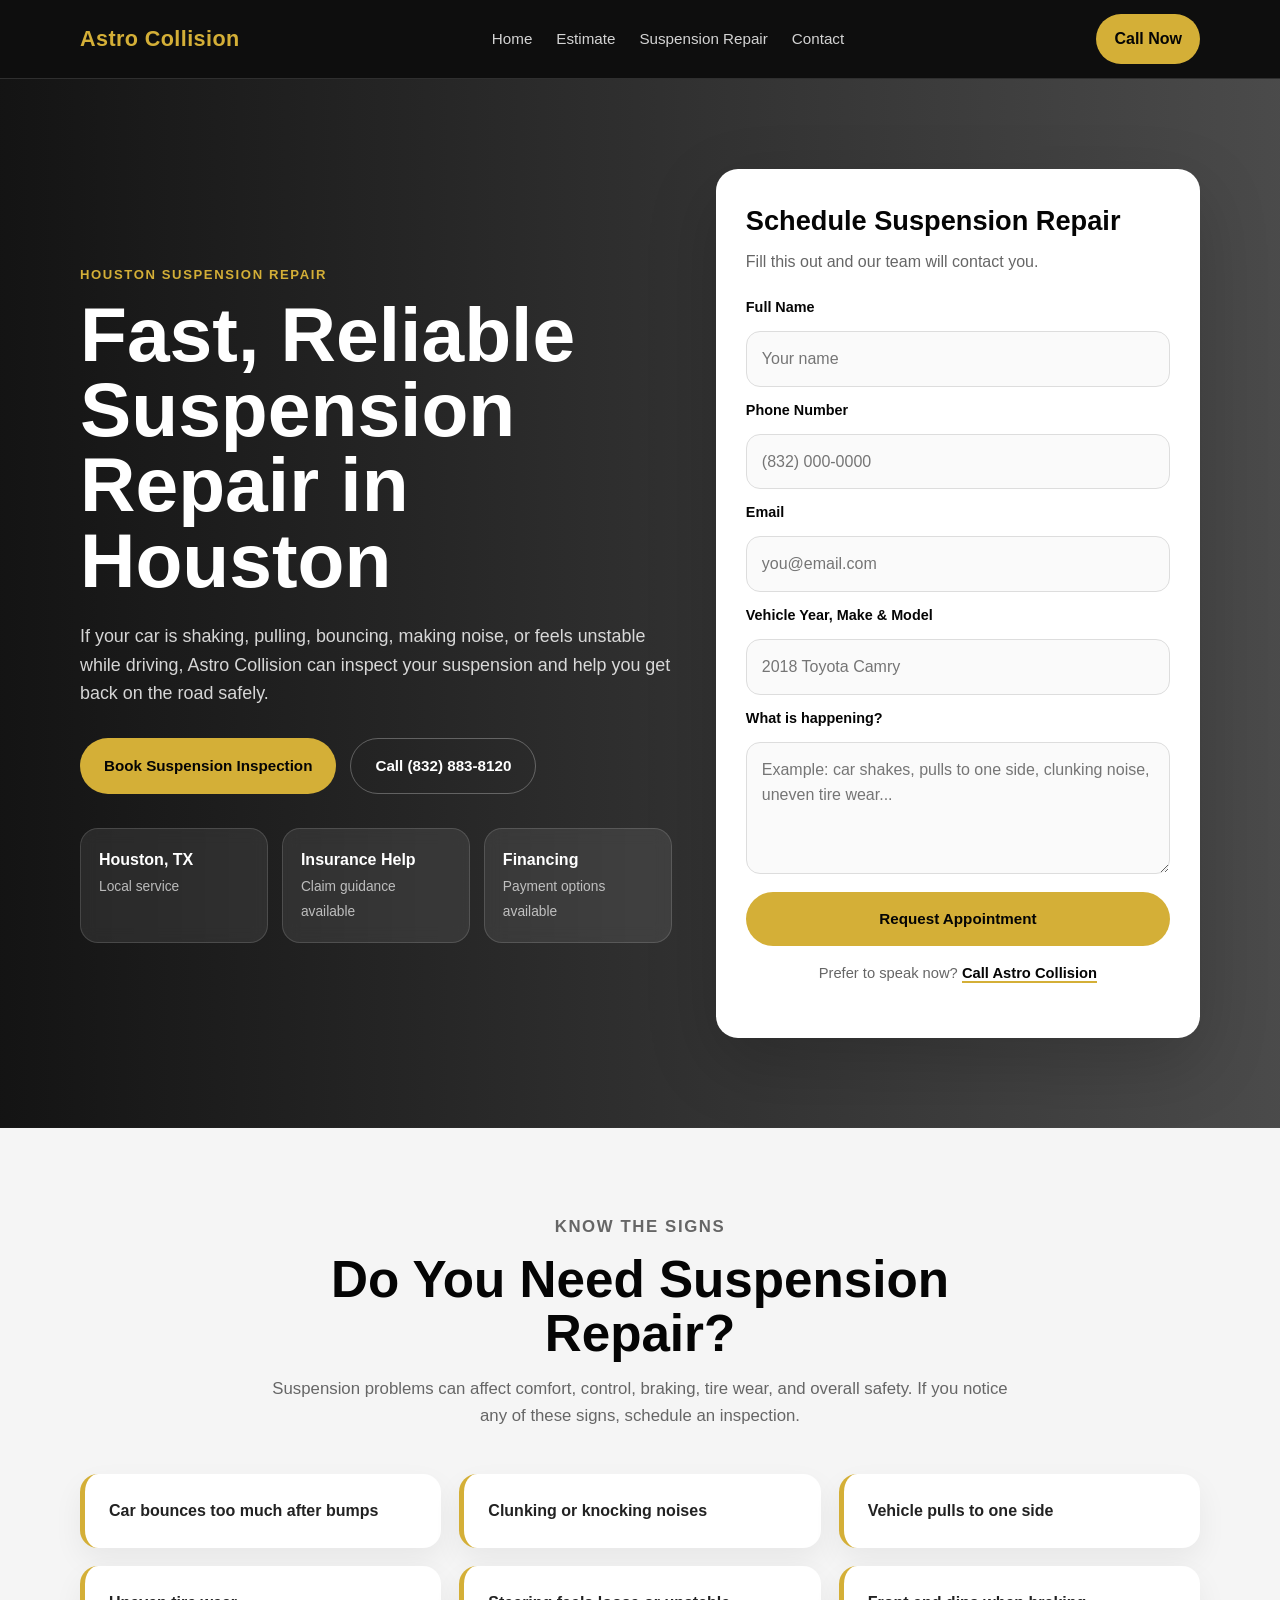
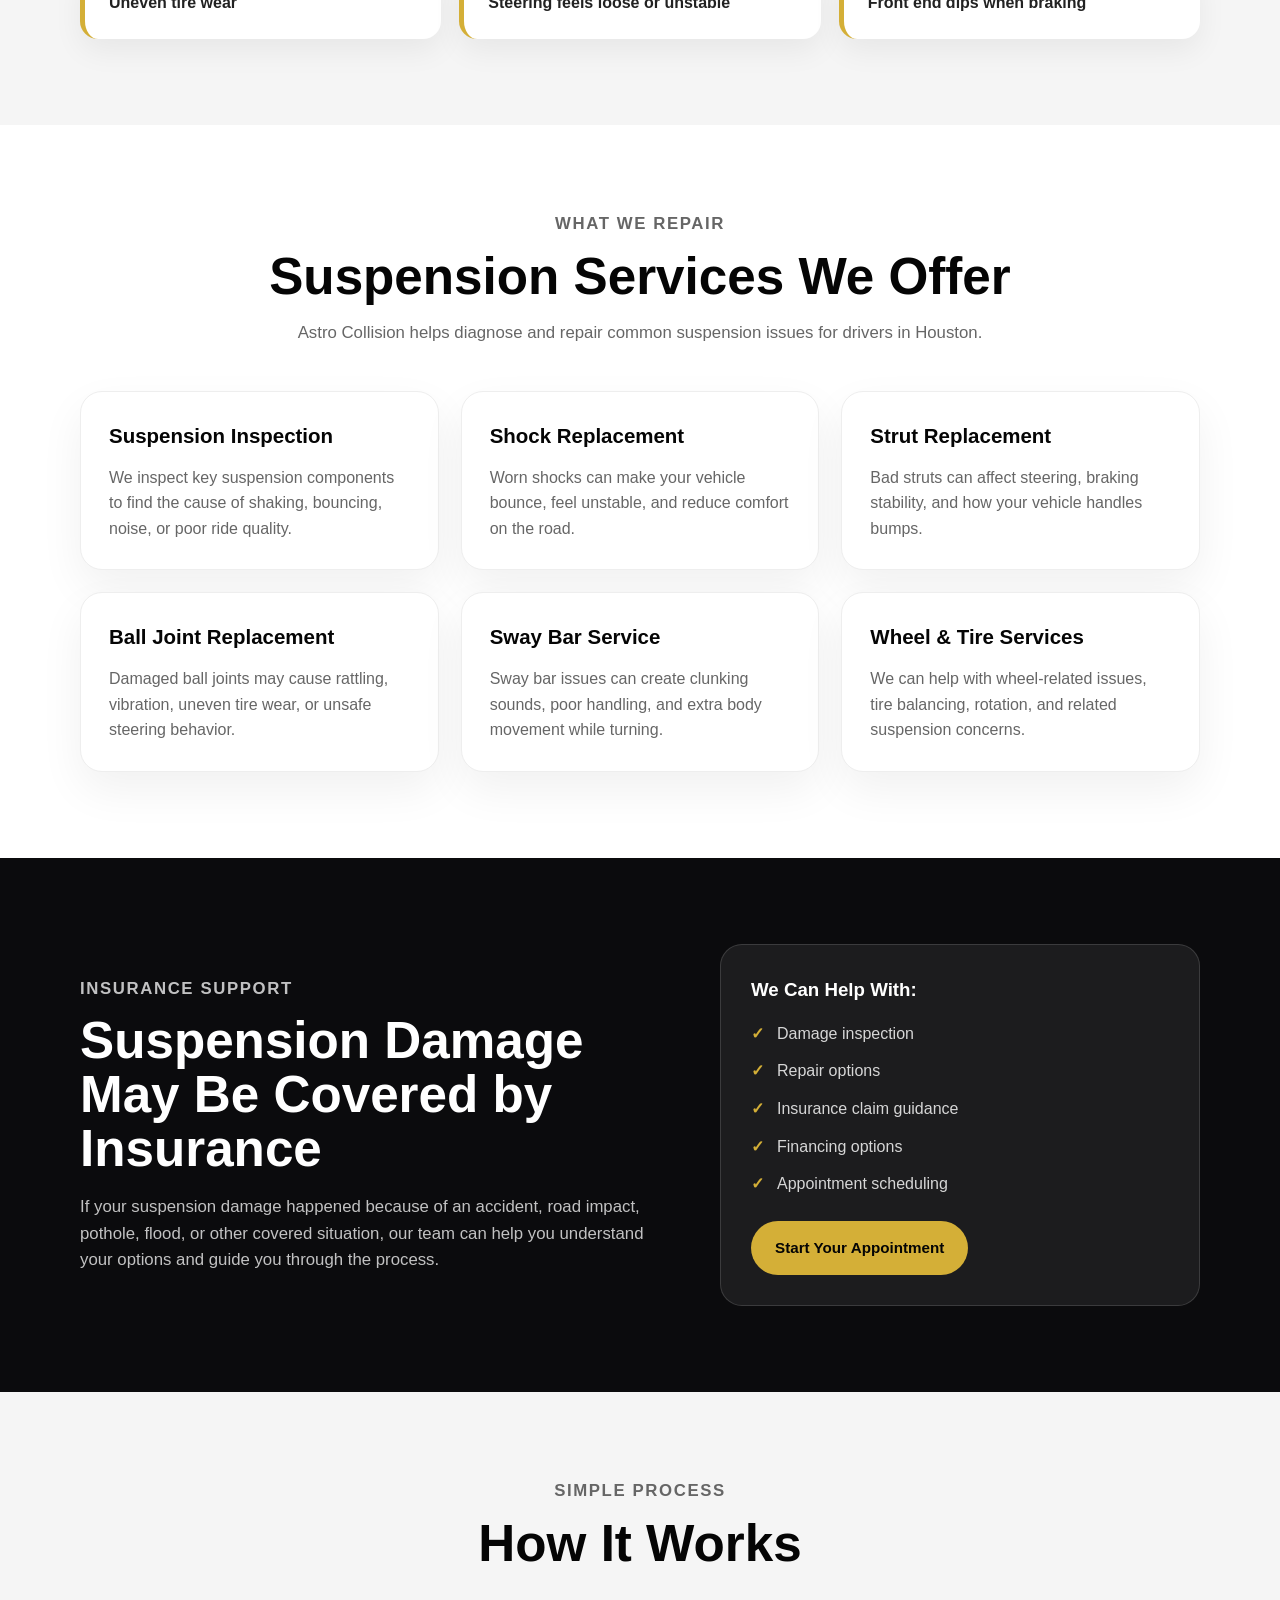
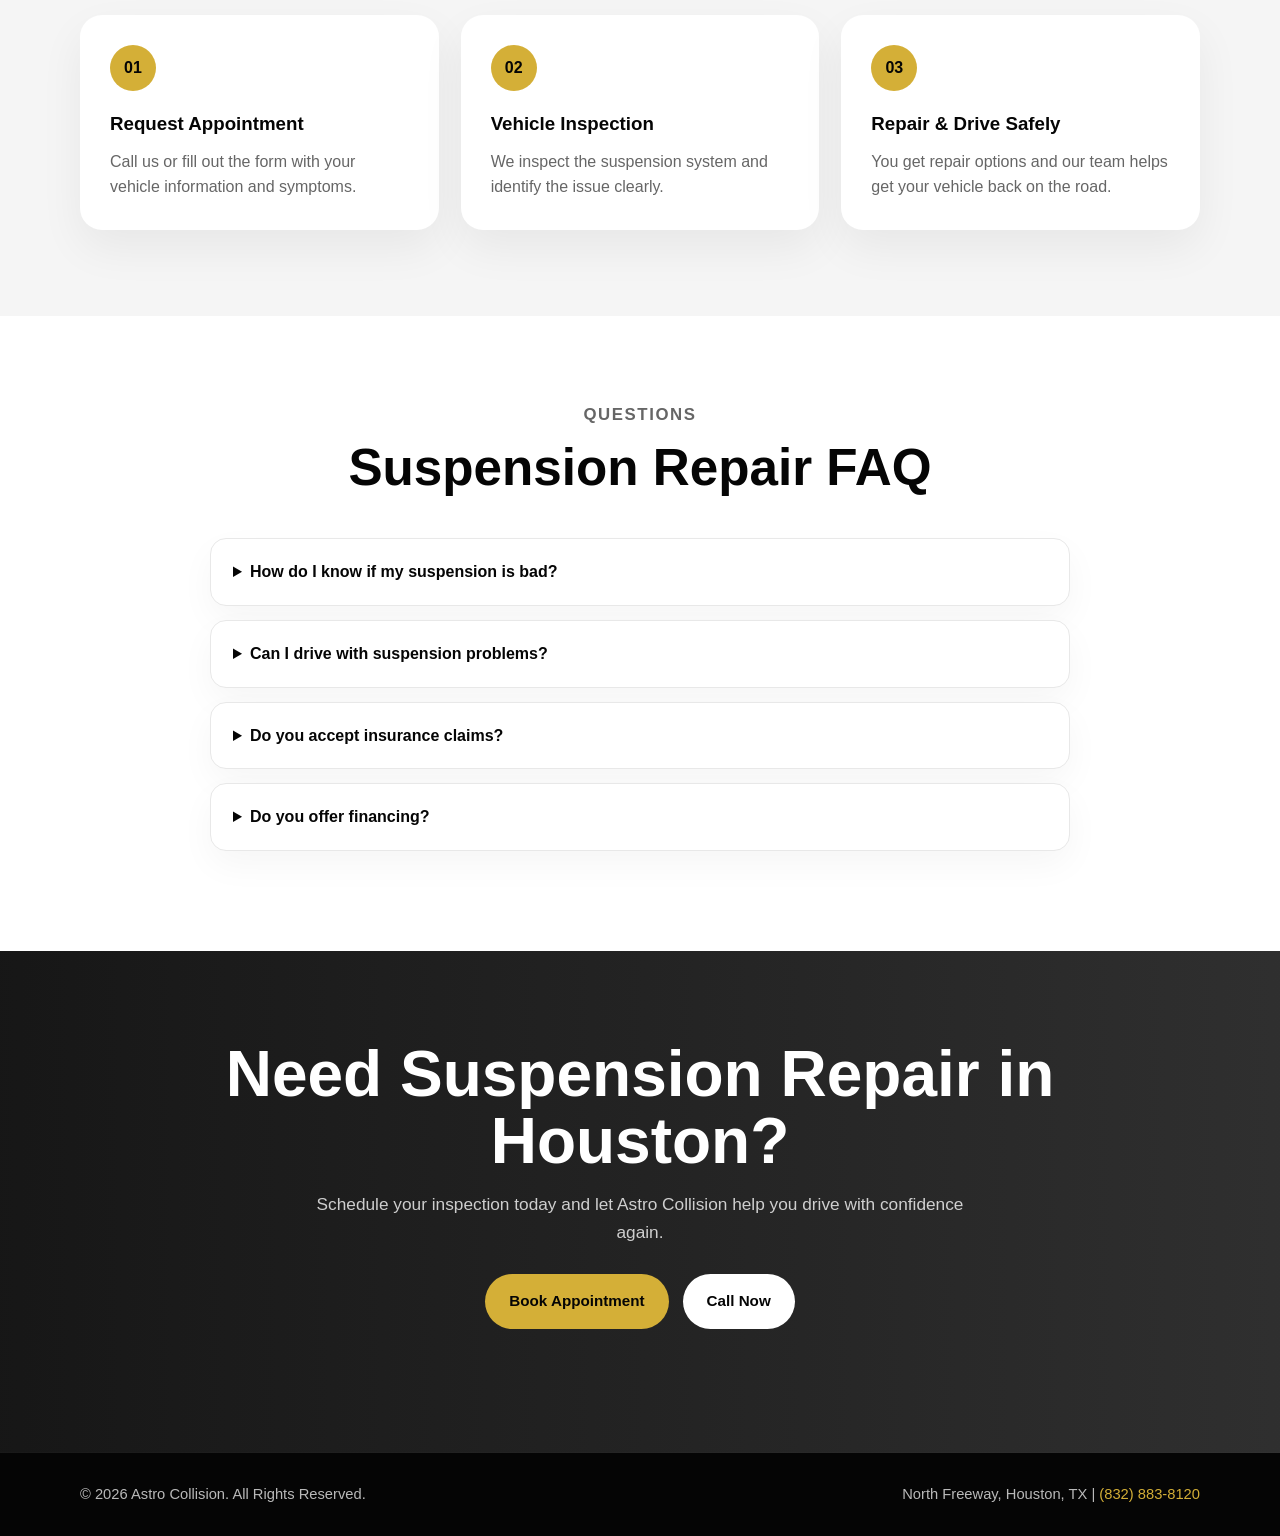
<file: index.html>
<!DOCTYPE html>
    <html lang="en">
    <head>
    <meta charset="UTF-8" />
    <meta name="viewport" content="width=device-width, initial-scale=1.0" />

    <title>Suspension Repair in Houston | Astro Collision</title>

    <meta 
        name="description" 
        content="Astro Collision offers professional suspension repair in Houston, TX. Schedule your suspension inspection, shock replacement, strut repair, ball joint replacement, and wheel service today."
    />

    <meta 
        name="keywords" 
        content="suspension repair Houston, car suspension repair Houston, shocks replacement Houston, strut replacement Houston, ball joint replacement Houston, suspension inspection Houston, Astro Collision"
    />

    <link rel="stylesheet" href="style.css" />
    <link rel="stylesheet" href="astro-pages.css">
    </head>

    <body>

    <!-- HEADER -->
<header class="site-header">
    <div class="container header-content">
        <a href="/" class="logo">Astro Collision</a>

        <nav class="desktop-nav">
        <a href="index.html">Home</a>
        <a href="estimate.html">Estimate</a>
        <a href="suspension-repair.html">Suspension Repair</a>
        <a href="contact.html">Contact</a>
        </nav>

        <a href="tel:+18328838120" class="header-call">Call Now</a>

        <!-- Mobile menu button -->
        <button class="menu-toggle" id="menuToggle" aria-label="Open menu">
        <span></span>
        <span></span>
        <span></span>
        </button>
    </div>

    <!-- Mobile dropdown menu -->
    <nav class="mobile-nav" id="mobileNav">
        <a href="/">Home</a>
        <a href="estimate.html">Estimate</a>
        <a href="suspension-repair.html">Suspension Repair</a>
        <a href="contact.html">Contact</a>
        <a href="tel:+18328838120" class="mobile-call">Call Now</a>
    </nav>
</header>

    <!-- HERO -->
    <main>

        <section class="hero">
        <div class="container hero-grid">

            <div class="hero-content">
            <p class="eyebrow">Houston Suspension Repair</p>

            <h1>Fast, Reliable Suspension Repair in Houston</h1>

            <p class="hero-text">
                If your car is shaking, pulling, bouncing, making noise, or feels unstable while driving, 
                Astro Collision can inspect your suspension and help you get back on the road safely.
            </p>

            <div class="hero-actions">
                <a href="#appointment" class="btn btn-primary">Book Suspension Inspection</a>
                <a href="tel:+18328838120" class="btn btn-secondary">Call (832) 883-8120</a>
            </div>

            <div class="trust-row">
                <div>
                <strong>Houston, TX</strong>
                <span>Local service</span>
                </div>

                <div>
                <strong>Insurance Help</strong>
                <span>Claim guidance available</span>
                </div>

                <div>
                <strong>Financing</strong>
                <span>Payment options available</span>
                </div>
            </div>
            </div>

            <div class="appointment-card" id="appointment">
            <h2>Schedule Suspension Repair</h2>
            <p>Fill this out and our team will contact you.</p>

            <form class="booking-form">
                <label for="name">Full Name</label>
                <input type="text" id="name" name="name" placeholder="Your name" required>

                <label for="phone">Phone Number</label>
                <input type="tel" id="phone" name="phone" placeholder="(832) 000-0000" required>

                <label for="email">Email</label>
                <input type="email" id="email" name="email" placeholder="you@email.com">

                <label for="vehicle">Vehicle Year, Make & Model</label>
                <input type="text" id="vehicle" name="vehicle" placeholder="2018 Toyota Camry" required>

                <label for="issue">What is happening?</label>
                <textarea id="issue" name="issue" rows="4" placeholder="Example: car shakes, pulls to one side, clunking noise, uneven tire wear..."></textarea>

                <button type="submit" class="btn btn-primary form-btn">Request Appointment</button>
            </form>

            <p class="form-note">
                Prefer to speak now? <a href="tel:+18328838120">Call Astro Collision</a>
            </p>
            </div>

        </div>
        </section>

        <!-- WARNING SIGNS -->
        <section class="section signs">
        <div class="container">
            <div class="section-heading">
            <p class="eyebrow">Know the signs</p>
            <h2>Do You Need Suspension Repair?</h2>
            <p>
                Suspension problems can affect comfort, control, braking, tire wear, and overall safety.
                If you notice any of these signs, schedule an inspection.
            </p>
            </div>

            <div class="signs-grid">
            <div class="sign-card">Car bounces too much after bumps</div>
            <div class="sign-card">Clunking or knocking noises</div>
            <div class="sign-card">Vehicle pulls to one side</div>
            <div class="sign-card">Uneven tire wear</div>
            <div class="sign-card">Steering feels loose or unstable</div>
            <div class="sign-card">Front end dips when braking</div>
            </div>
        </div>
        </section>

        <!-- SERVICES -->
        <section class="section services">
        <div class="container">
            <div class="section-heading">
            <p class="eyebrow">What we repair</p>
            <h2>Suspension Services We Offer</h2>
            <p>
                Astro Collision helps diagnose and repair common suspension issues for drivers in Houston.
            </p>
            </div>

            <div class="services-grid">

            <article class="service-card">
                <h3>Suspension Inspection</h3>
                <p>
                We inspect key suspension components to find the cause of shaking, bouncing, noise, or poor ride quality.
                </p>
            </article>

            <article class="service-card">
                <h3>Shock Replacement</h3>
                <p>
                Worn shocks can make your vehicle bounce, feel unstable, and reduce comfort on the road.
                </p>
            </article>

            <article class="service-card">
                <h3>Strut Replacement</h3>
                <p>
                Bad struts can affect steering, braking stability, and how your vehicle handles bumps.
                </p>
            </article>

            <article class="service-card">
                <h3>Ball Joint Replacement</h3>
                <p>
                Damaged ball joints may cause rattling, vibration, uneven tire wear, or unsafe steering behavior.
                </p>
            </article>

            <article class="service-card">
                <h3>Sway Bar Service</h3>
                <p>
                Sway bar issues can create clunking sounds, poor handling, and extra body movement while turning.
                </p>
            </article>

            <article class="service-card">
                <h3>Wheel & Tire Services</h3>
                <p>
                We can help with wheel-related issues, tire balancing, rotation, and related suspension concerns.
                </p>
            </article>

            </div>
        </div>
        </section>

        <!-- INSURANCE -->
        <section class="section insurance">
        <div class="container insurance-grid">

            <div>
            <p class="eyebrow">Insurance support</p>
            <h2>Suspension Damage May Be Covered by Insurance</h2>
            <p>
                If your suspension damage happened because of an accident, road impact, pothole, flood, or other covered situation,
                our team can help you understand your options and guide you through the process.
            </p>
            </div>

            <div class="insurance-box">
            <h3>We Can Help With:</h3>
            <ul>
                <li>Damage inspection</li>
                <li>Repair options</li>
                <li>Insurance claim guidance</li>
                <li>Financing options</li>
                <li>Appointment scheduling</li>
            </ul>

            <a href="#appointment" class="btn btn-primary">Start Your Appointment</a>
            </div>

        </div>
        </section>

        <!-- PROCESS -->
        <section class="section process">
        <div class="container">
            <div class="section-heading">
            <p class="eyebrow">Simple process</p>
            <h2>How It Works</h2>
            </div>

            <div class="process-grid">

            <div class="process-step">
                <span>01</span>
                <h3>Request Appointment</h3>
                <p>Call us or fill out the form with your vehicle information and symptoms.</p>
            </div>

            <div class="process-step">
                <span>02</span>
                <h3>Vehicle Inspection</h3>
                <p>We inspect the suspension system and identify the issue clearly.</p>
            </div>

            <div class="process-step">
                <span>03</span>
                <h3>Repair & Drive Safely</h3>
                <p>You get repair options and our team helps get your vehicle back on the road.</p>
            </div>

            </div>
        </div>
        </section>

        <!-- FAQ -->
        <section class="section faq">
        <div class="container faq-container">
            <div class="section-heading">
            <p class="eyebrow">Questions</p>
            <h2>Suspension Repair FAQ</h2>
            </div>

            <details>
            <summary>How do I know if my suspension is bad?</summary>
            <p>
                Common signs include bouncing, shaking, pulling to one side, clunking noises, uneven tire wear, or poor steering control.
            </p>
            </details>

            <details>
            <summary>Can I drive with suspension problems?</summary>
            <p>
                It depends on the damage, but suspension problems can affect safety, braking, steering, and tire wear. It is better to schedule an inspection.
            </p>
            </details>

            <details>
            <summary>Do you accept insurance claims?</summary>
            <p>
                Astro Collision accepts insurance checks and can help guide customers through claim-related repair options.
            </p>
            </details>

            <details>
            <summary>Do you offer financing?</summary>
            <p>
                Financing options are available. Contact Astro Collision to learn what payment options may work for your repair.
            </p>
            </details>
        </div>
        </section>

        <!-- FINAL CTA -->
        <section class="final-cta">
        <div class="container final-cta-content">
            <h2>Need Suspension Repair in Houston?</h2>
            <p>Schedule your inspection today and let Astro Collision help you drive with confidence again.</p>

            <div class="hero-actions center">
            <a href="#appointment" class="btn btn-primary">Book Appointment</a>
            <a href="tel:+18328838120" class="btn btn-light">Call Now</a>
            </div>
        </div>
        </section>

    </main>

    <!-- FOOTER -->
    <footer class="site-footer">
        <div class="container footer-content">
        <p>© 2026 Astro Collision. All Rights Reserved.</p>
        <p>North Freeway, Houston, TX | <a href="tel:+18328838120">(832) 883-8120</a></p>
        </div>
    </footer>

    <!-- MOBILE STICKY CTA -->
    <div class="mobile-sticky-cta">
        <a href="tel:+18328838120">Call Now</a>
        <a href="#appointment">Book Appointment</a>
    </div>
        <script>
    const menuToggle = document.getElementById("menuToggle");
    const mobileNav = document.getElementById("mobileNav");

    menuToggle.addEventListener("click", () => {
        menuToggle.classList.toggle("active");
        mobileNav.classList.toggle("active");
    });
        </script>
    </body>
    </html>
</file>
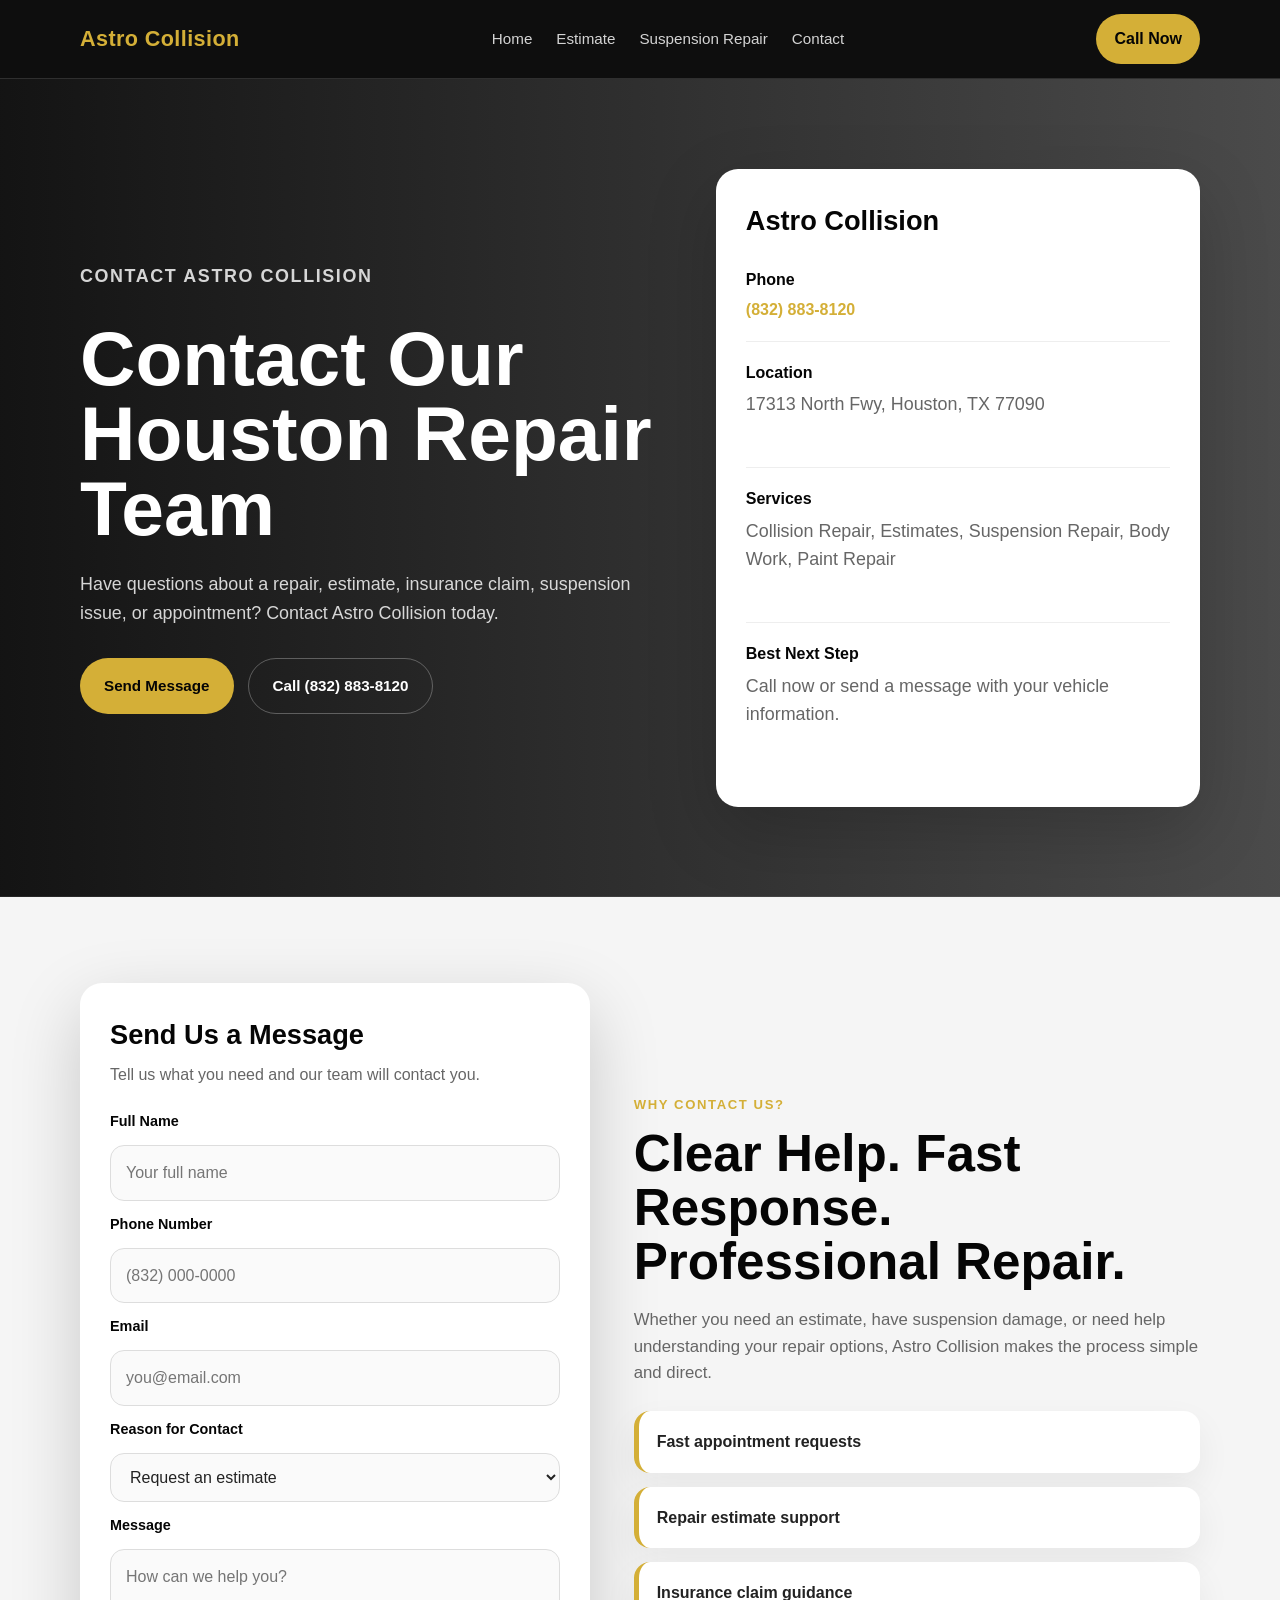
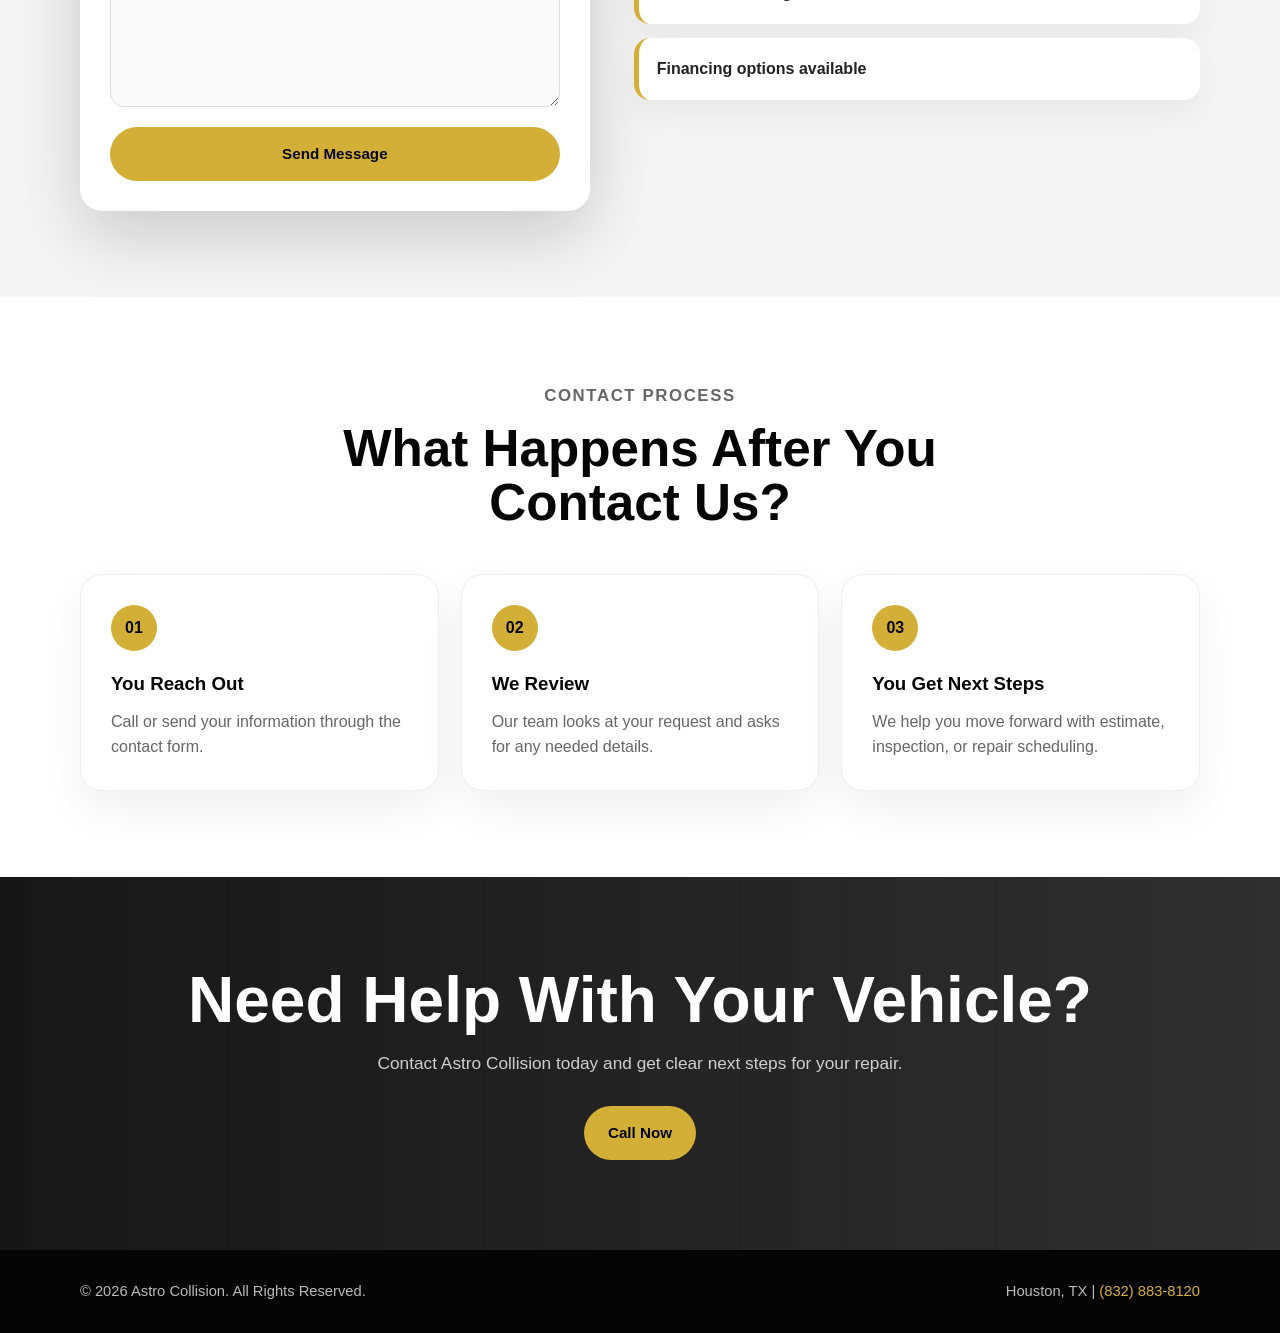
<file: contact.html>
<!DOCTYPE html>
    <html lang="en">
    <head>
    <meta charset="UTF-8" />
    <meta name="viewport" content="width=device-width, initial-scale=1.0" />

    <title>Contact | Astro Collision</title>

    <meta 
        name="description" 
        content="Contact Astro Collision in Houston for collision repair, estimates, suspension repair, body work, paint repair, and insurance claim help."
    />

    <link rel="stylesheet" href="astro-pages.css" />
    </head>

    <body>

    <header class="site-header">
    <div class="container header-content">
        <a href="/" class="logo">Astro Collision</a>

        <nav class="desktop-nav">
        <a href="index.html">Home</a>
        <a href="estimate.html">Estimate</a>
        <a href="suspension-repair.html">Suspension Repair</a>
        <a href="contact.html">Contact</a>
        </nav>

        <a href="tel:+18328838120" class="header-call">Call Now</a>

        <!-- Mobile menu button -->
        <button class="menu-toggle" id="menuToggle" aria-label="Open menu">
        <span></span>
        <span></span>
        <span></span>
        </button>
    </div>

    <!-- Mobile dropdown menu -->
    <nav class="mobile-nav" id="mobileNav">
        <a href="/">Home</a>
        <a href="estimate.html">Estimate</a>
        <a href="suspension-repair.html">Suspension Repair</a>
        <a href="contact.html">Contact</a>
        <a href="tel:+18328838120" class="mobile-call">Call Now</a>
    </nav>
    </header>

    <main>

        <section class="page-hero contact-bg">
        <div class="container page-hero-grid">
            <div>
            <p class="eyebrow">Contact Astro Collision</p>
            <h1>Contact Our Houston Repair Team</h1>
            <p>
                Have questions about a repair, estimate, insurance claim, suspension issue, or appointment? 
                Contact Astro Collision today.
            </p>

            <div class="hero-actions">
                <a href="#contact-form" class="btn btn-primary">Send Message</a>
                <a href="tel:+18328838120" class="btn btn-secondary">Call (832) 883-8120</a>
            </div>
            </div>

            <div class="contact-info-card">
            <h2>Astro Collision</h2>

            <div class="contact-item">
                <strong>Phone</strong>
                <a href="tel:+18328838120">(832) 883-8120</a>
            </div>

            <div class="contact-item">
                <strong>Location</strong>
                <p>17313 North Fwy, Houston, TX 77090</p>
            </div>

            <div class="contact-item">
                <strong>Services</strong>
                <p>Collision Repair, Estimates, Suspension Repair, Body Work, Paint Repair</p>
            </div>

            <div class="contact-item">
                <strong>Best Next Step</strong>
                <p>Call now or send a message with your vehicle information.</p>
            </div>
            </div>
        </div>
        </section>

        <section class="section light-section">
        <div class="container contact-grid">
            <div class="form-card" id="contact-form">
            <h2>Send Us a Message</h2>
            <p>Tell us what you need and our team will contact you.</p>

            <form>
                <label for="name">Full Name</label>
                <input type="text" id="name" placeholder="Your full name" required>

                <label for="phone">Phone Number</label>
                <input type="tel" id="phone" placeholder="(832) 000-0000" required>

                <label for="email">Email</label>
                <input type="email" id="email" placeholder="you@email.com">

                <label for="subject">Reason for Contact</label>
                <select id="subject">
                <option>Request an estimate</option>
                <option>Suspension repair</option>
                <option>Collision repair</option>
                <option>Insurance claim help</option>
                <option>General question</option>
                </select>

                <label for="message">Message</label>
                <textarea id="message" rows="5" placeholder="How can we help you?"></textarea>

                <button type="submit" class="btn btn-primary full-btn">Send Message</button>
            </form>
            </div>

            <div>
            <p class="eyebrow">Why contact us?</p>
            <h2 class="content-title">Clear Help. Fast Response. Professional Repair.</h2>
            <p class="content-text">
                Whether you need an estimate, have suspension damage, or need help understanding your repair options, 
                Astro Collision makes the process simple and direct.
            </p>

            <div class="mini-list">
                <div>Fast appointment requests</div>
                <div>Repair estimate support</div>
                <div>Insurance claim guidance</div>
                <div>Financing options available</div>
            </div>
            </div>
        </div>
        </section>

        <section class="section process-section">
        <div class="container">
            <div class="section-heading">
            <p class="eyebrow">Contact process</p>
            <h2>What Happens After You Contact Us?</h2>
            </div>

            <div class="steps-grid">
            <div class="step-card">
                <span>01</span>
                <h3>You Reach Out</h3>
                <p>Call or send your information through the contact form.</p>
            </div>

            <div class="step-card">
                <span>02</span>
                <h3>We Review</h3>
                <p>Our team looks at your request and asks for any needed details.</p>
            </div>

            <div class="step-card">
                <span>03</span>
                <h3>You Get Next Steps</h3>
                <p>We help you move forward with estimate, inspection, or repair scheduling.</p>
            </div>
            </div>
        </div>
        </section>

        <section class="final-cta">
        <div class="container">
            <h2>Need Help With Your Vehicle?</h2>
            <p>Contact Astro Collision today and get clear next steps for your repair.</p>
            <a href="tel:+18328838120" class="btn btn-primary">Call Now</a>
        </div>
        </section>

    </main>

    <footer class="site-footer">
        <div class="container footer-content">
        <p>© 2026 Astro Collision. All Rights Reserved.</p>
        <p>Houston, TX | <a href="tel:+18328838120">(832) 883-8120</a></p>
        </div>
    </footer>

    <div class="mobile-sticky-cta">
        <a href="tel:+18328838120">Call Now</a>
        <a href="#contact-form">Message</a>
    </div>
        <script>
    const menuToggle = document.getElementById("menuToggle");
    const mobileNav = document.getElementById("mobileNav");

    menuToggle.addEventListener("click", () => {
        menuToggle.classList.toggle("active");
        mobileNav.classList.toggle("active");
    });
        </script>
    </body>
    </html>
</file>
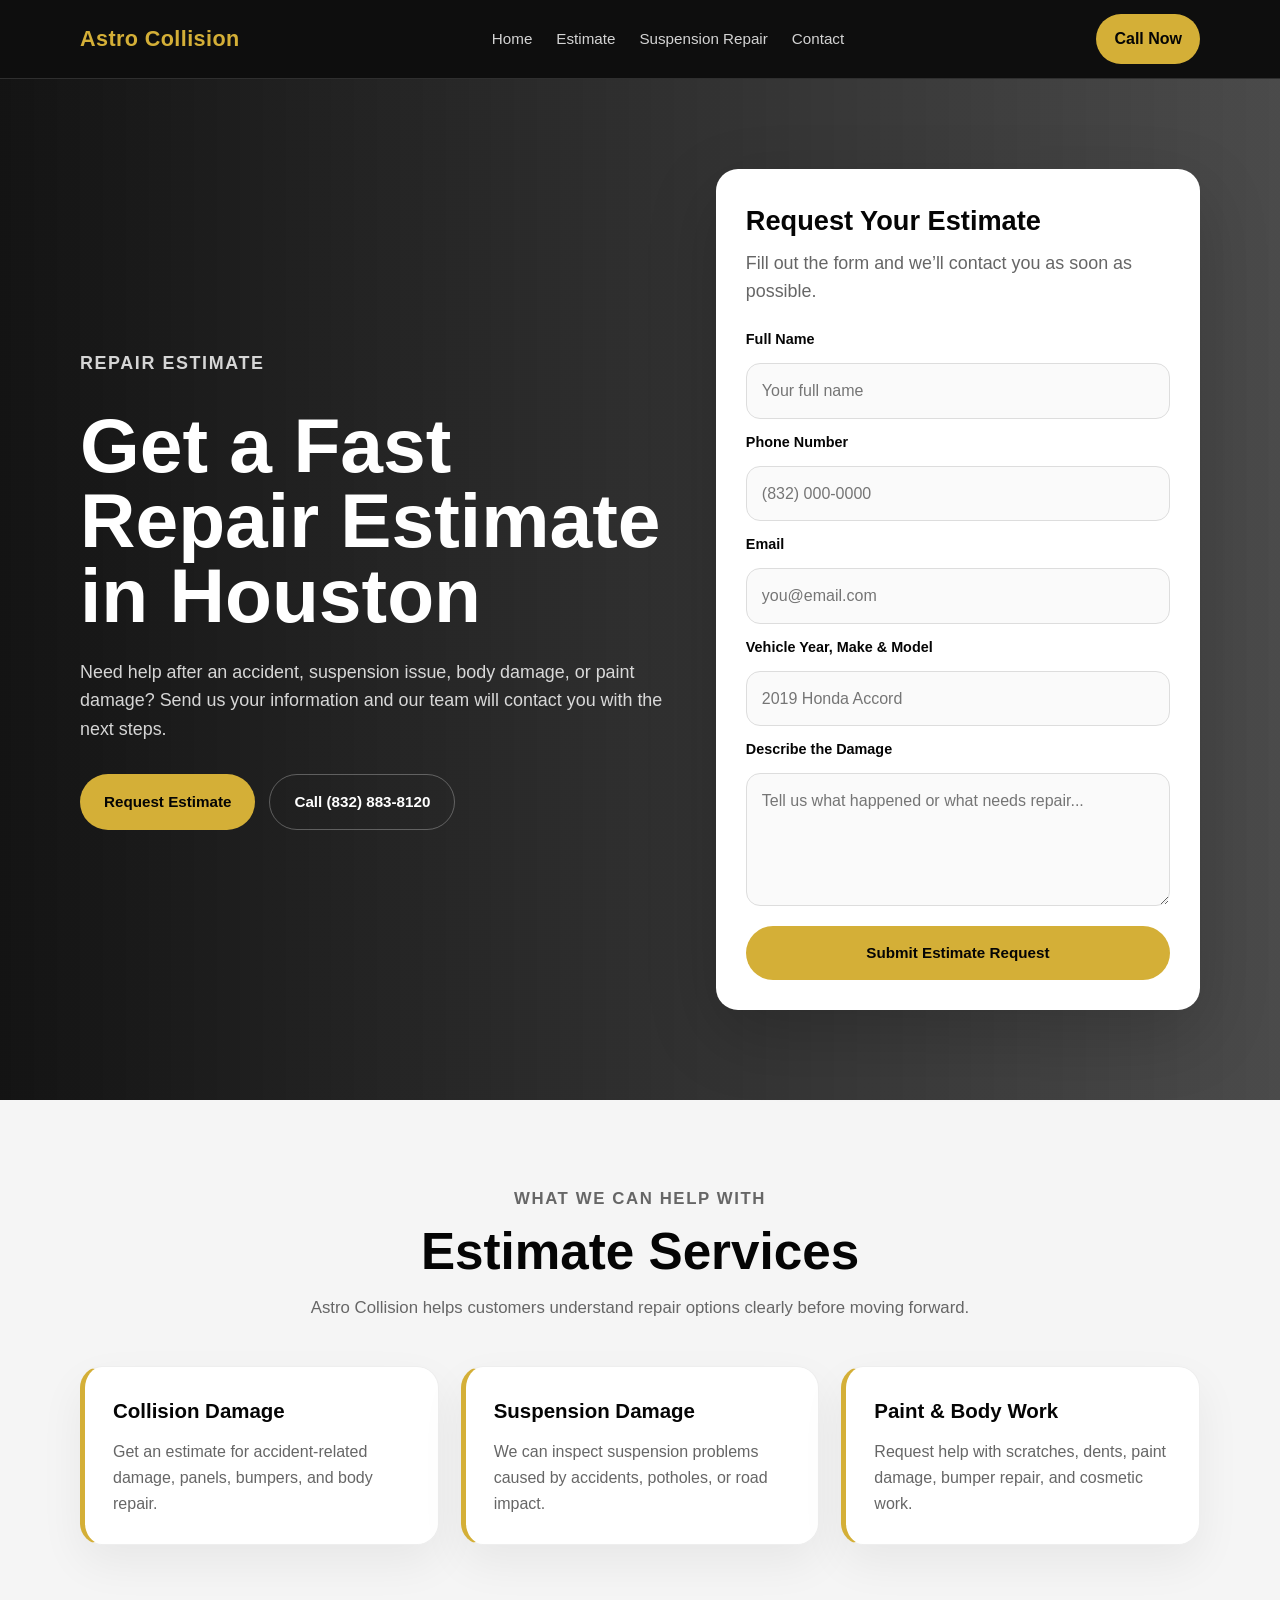
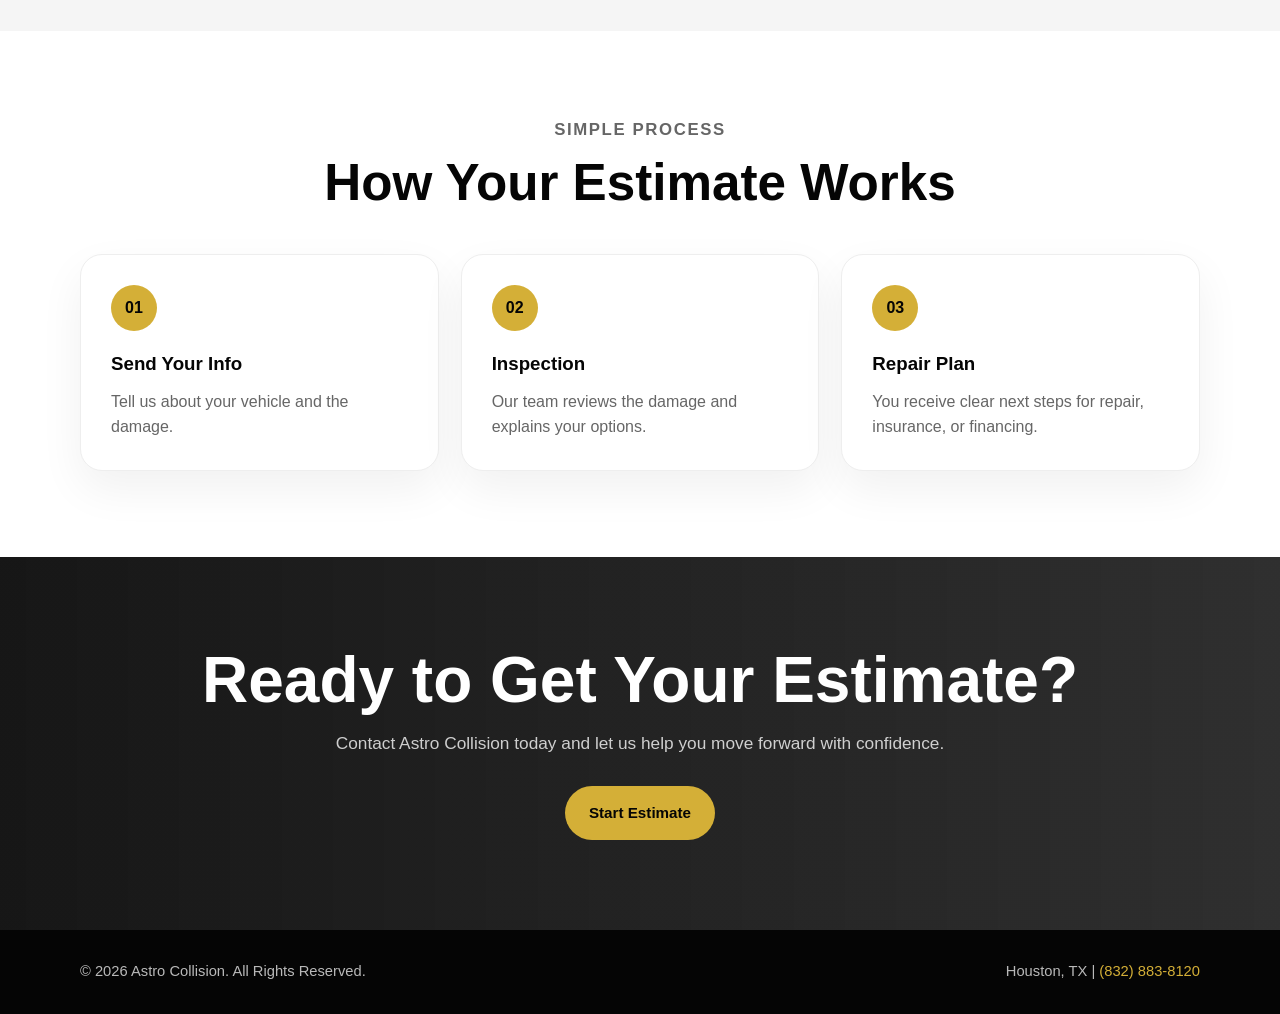
<file: estimate.html>
<!DOCTYPE html>
    <html lang="en">
    <head>
    <meta charset="UTF-8" />
    <meta name="viewport" content="width=device-width, initial-scale=1.0" />

    <title>Estimate | Astro Collision</title>

    <meta 
        name="description" 
        content="Request a repair estimate from Astro Collision in Houston. Get help with collision repair, suspension damage, body work, paint repair, and insurance claims."
    />

    <link rel="stylesheet" href="astro-pages.css" />
    </head>

    <body>

    <header class="site-header">
    <div class="container header-content">
        <a href="/" class="logo">Astro Collision</a>

        <nav class="desktop-nav">
        <a href="index.html">Home</a>
        <a href="estimate.html">Estimate</a>
        <a href="suspension-repair.html">Suspension Repair</a>
        <a href="contact.html">Contact</a>
        </nav>

        <a href="tel:+18328838120" class="header-call">Call Now</a>

        <!-- Mobile menu button -->
        <button class="menu-toggle" id="menuToggle" aria-label="Open menu">
        <span></span>
        <span></span>
        <span></span>
        </button>
    </div>

    <!-- Mobile dropdown menu -->
    <nav class="mobile-nav" id="mobileNav">
        <a href="/">Home</a>
        <a href="estimate.html">Estimate</a>
        <a href="suspension-repair.html">Suspension Repair</a>
        <a href="contact.html">Contact</a>
        <a href="tel:+18328838120" class="mobile-call">Call Now</a>
    </nav>
    </header>

    <main>

        <section class="page-hero">
        <div class="container page-hero-grid">
            <div>
            <p class="eyebrow">Repair Estimate</p>
            <h1>Get a Fast Repair Estimate in Houston</h1>
            <p>
                Need help after an accident, suspension issue, body damage, or paint damage? 
                Send us your information and our team will contact you with the next steps.
            </p>

            <div class="hero-actions">
                <a href="#estimate-form" class="btn btn-primary">Request Estimate</a>
                <a href="tel:+18328838120" class="btn btn-secondary">Call (832) 883-8120</a>
            </div>
            </div>

            <div class="form-card" id="estimate-form">
            <h2>Request Your Estimate</h2>
            <p>Fill out the form and we’ll contact you as soon as possible.</p>

            <form>
                <label for="name">Full Name</label>
                <input type="text" id="name" placeholder="Your full name" required>

                <label for="phone">Phone Number</label>
                <input type="tel" id="phone" placeholder="(832) 000-0000" required>

                <label for="email">Email</label>
                <input type="email" id="email" placeholder="you@email.com">

                <label for="vehicle">Vehicle Year, Make & Model</label>
                <input type="text" id="vehicle" placeholder="2019 Honda Accord" required>

                <label for="damage">Describe the Damage</label>
                <textarea id="damage" rows="4" placeholder="Tell us what happened or what needs repair..."></textarea>

                <button type="submit" class="btn btn-primary full-btn">Submit Estimate Request</button>
            </form>
            </div>
        </div>
        </section>

        <section class="section light-section">
        <div class="container">
            <div class="section-heading">
            <p class="eyebrow">What we can help with</p>
            <h2>Estimate Services</h2>
            <p>
                Astro Collision helps customers understand repair options clearly before moving forward.
            </p>
            </div>

            <div class="cards-grid">
            <article class="info-card">
                <h3>Collision Damage</h3>
                <p>Get an estimate for accident-related damage, panels, bumpers, and body repair.</p>
            </article>

            <article class="info-card">
                <h3>Suspension Damage</h3>
                <p>We can inspect suspension problems caused by accidents, potholes, or road impact.</p>
            </article>

            <article class="info-card">
                <h3>Paint & Body Work</h3>
                <p>Request help with scratches, dents, paint damage, bumper repair, and cosmetic work.</p>
            </article>
            </div>
        </div>
        </section>

        <section class="section process-section">
        <div class="container">
            <div class="section-heading">
            <p class="eyebrow">Simple process</p>
            <h2>How Your Estimate Works</h2>
            </div>

            <div class="steps-grid">
            <div class="step-card">
                <span>01</span>
                <h3>Send Your Info</h3>
                <p>Tell us about your vehicle and the damage.</p>
            </div>

            <div class="step-card">
                <span>02</span>
                <h3>Inspection</h3>
                <p>Our team reviews the damage and explains your options.</p>
            </div>

            <div class="step-card">
                <span>03</span>
                <h3>Repair Plan</h3>
                <p>You receive clear next steps for repair, insurance, or financing.</p>
            </div>
            </div>
        </div>
        </section>

        <section class="final-cta">
        <div class="container">
            <h2>Ready to Get Your Estimate?</h2>
            <p>Contact Astro Collision today and let us help you move forward with confidence.</p>
            <a href="#estimate-form" class="btn btn-primary">Start Estimate</a>
        </div>
        </section>

    </main>

    <footer class="site-footer">
        <div class="container footer-content">
        <p>© 2026 Astro Collision. All Rights Reserved.</p>
        <p>Houston, TX | <a href="tel:+18328838120">(832) 883-8120</a></p>
        </div>
    </footer>

    <div class="mobile-sticky-cta">
        <a href="tel:+18328838120">Call Now</a>
        <a href="#estimate-form">Estimate</a>
    </div>
                <script>
    const menuToggle = document.getElementById("menuToggle");
    const mobileNav = document.getElementById("mobileNav");

    menuToggle.addEventListener("click", () => {
        menuToggle.classList.toggle("active");
        mobileNav.classList.toggle("active");
    });
        </script>
    </body>
    </html>
</file>
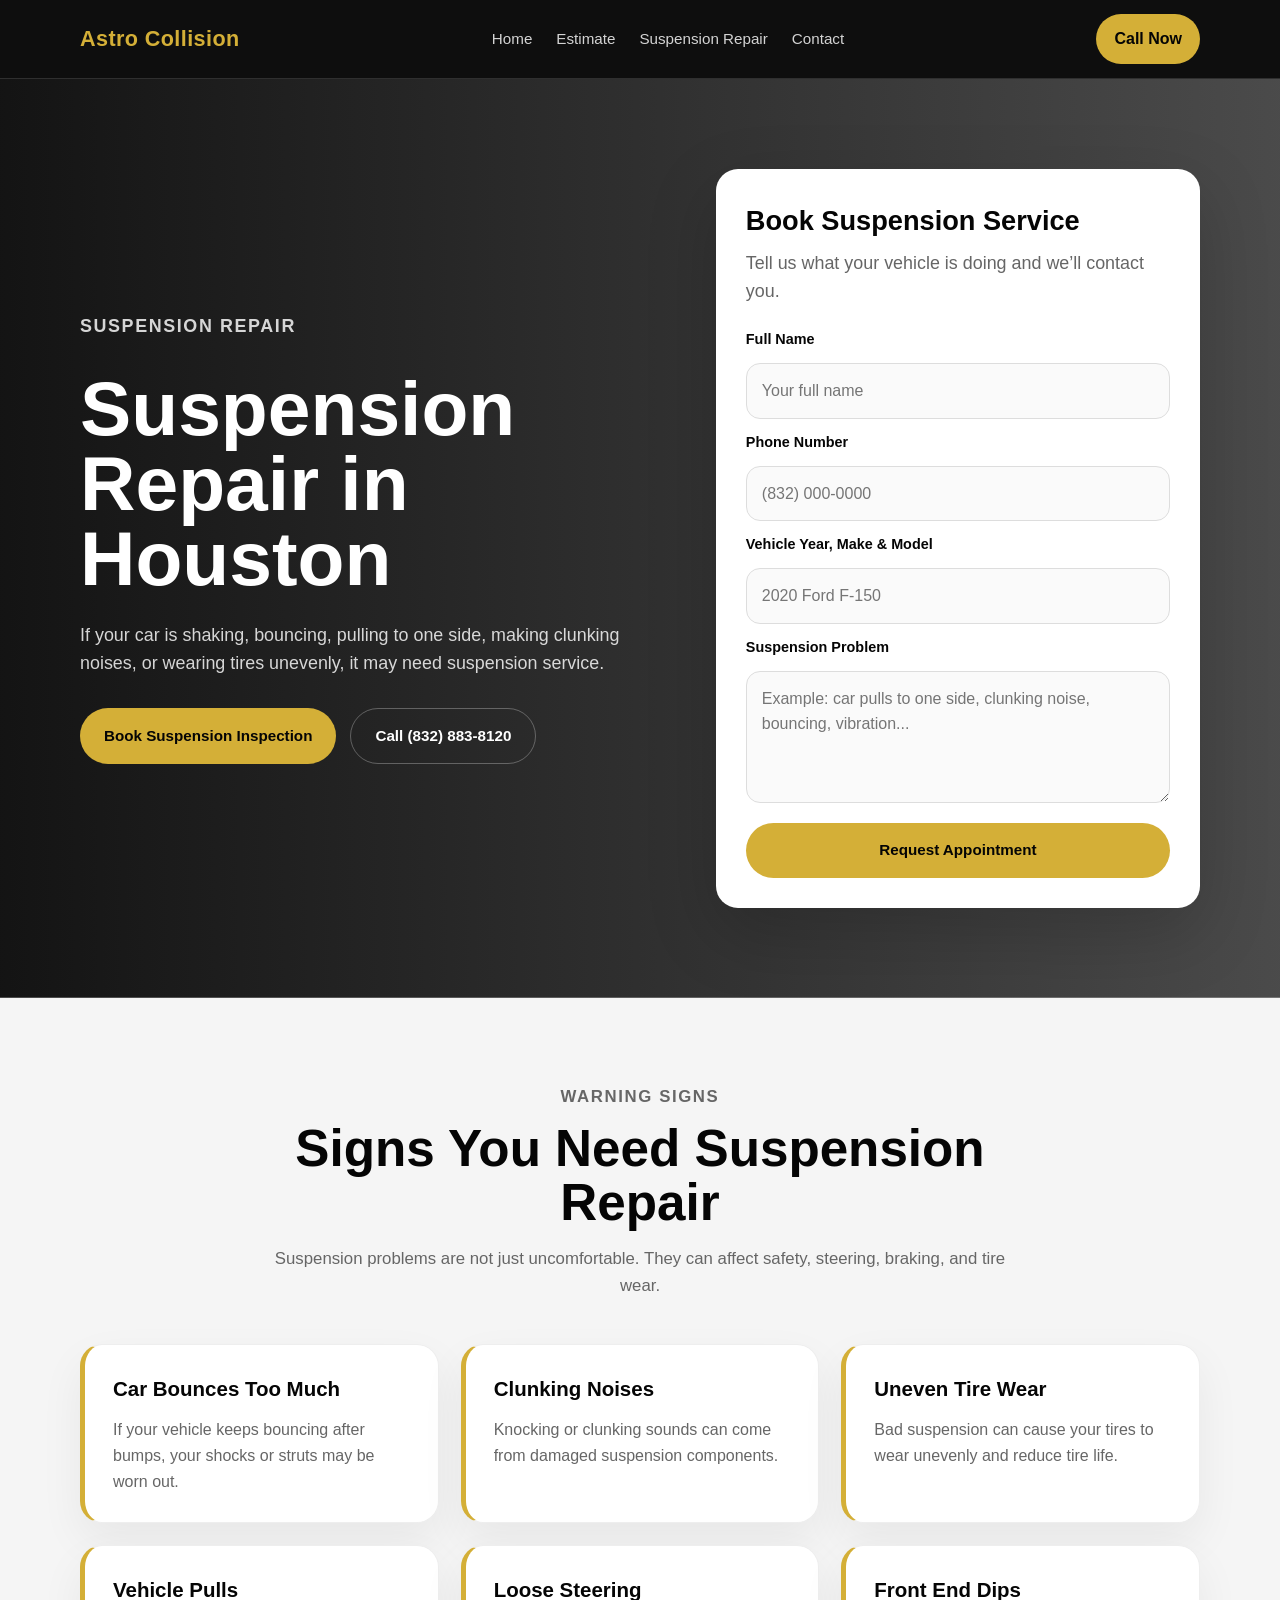
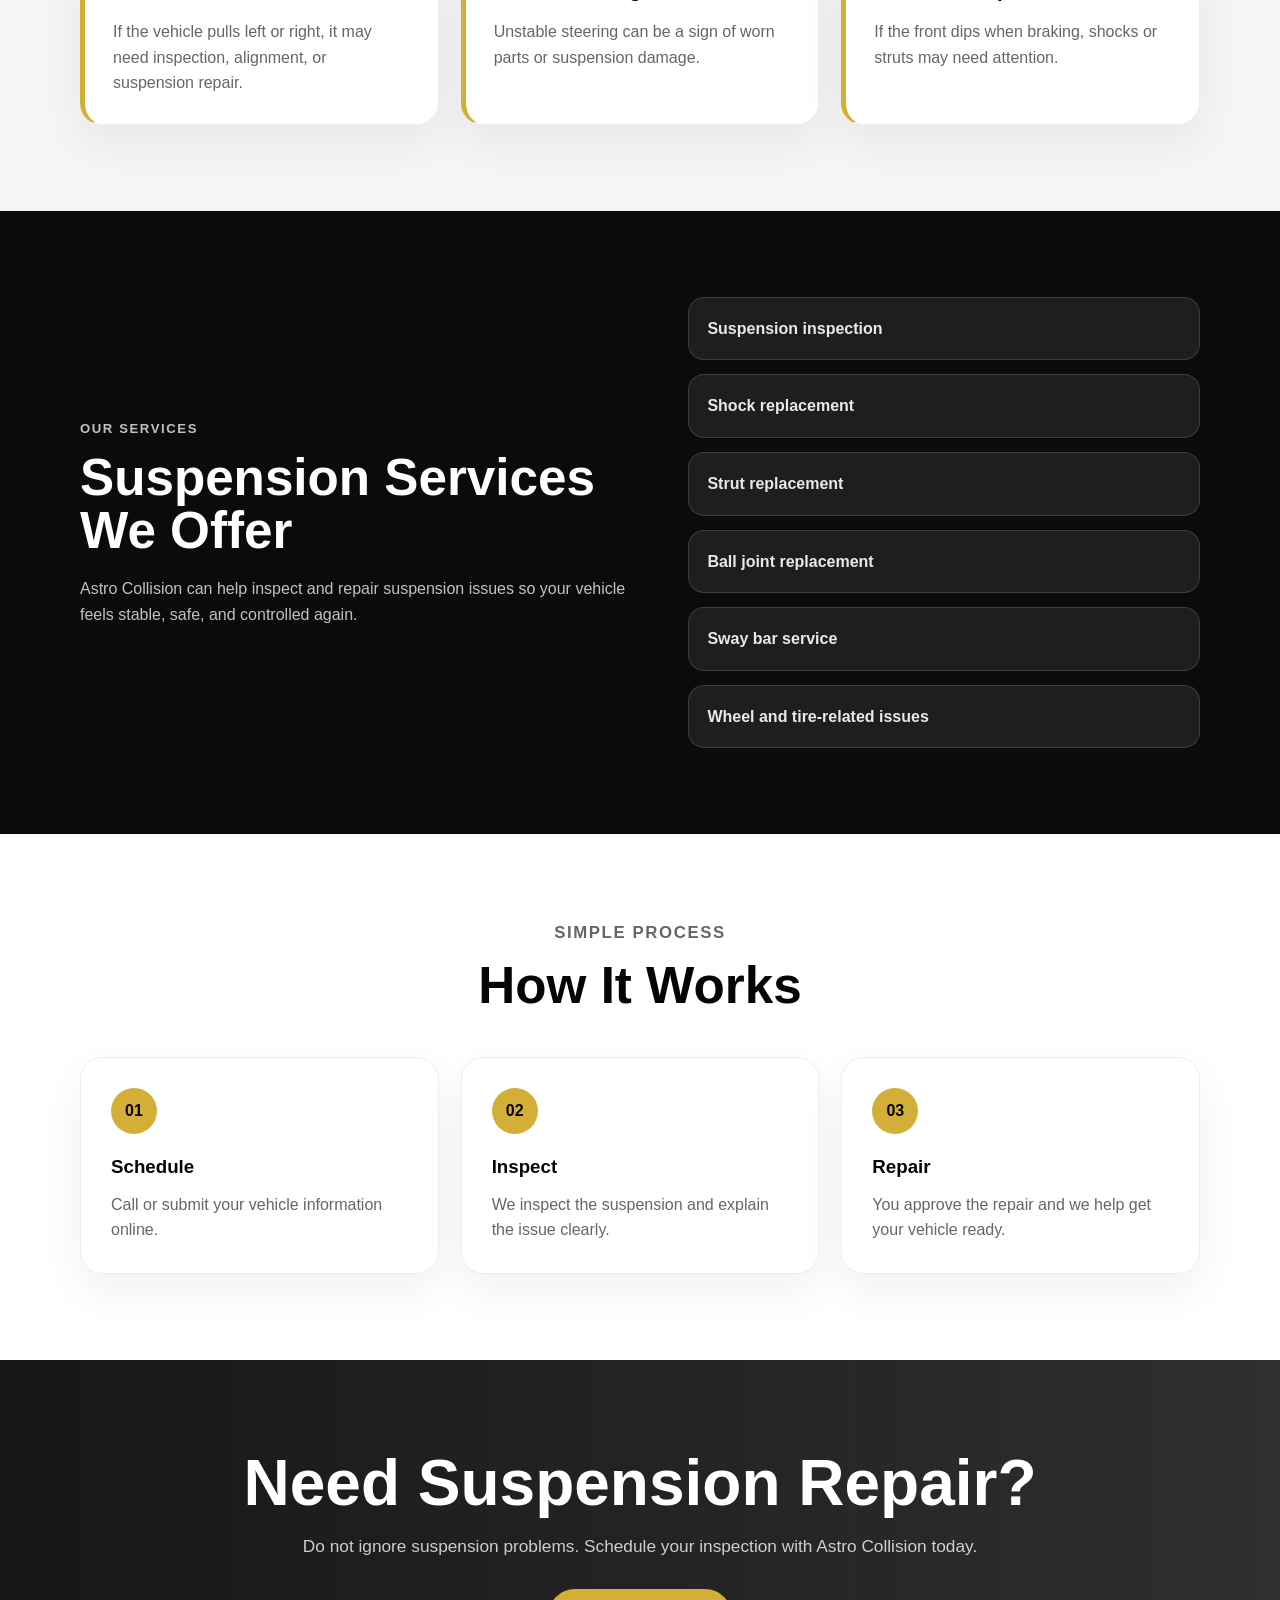
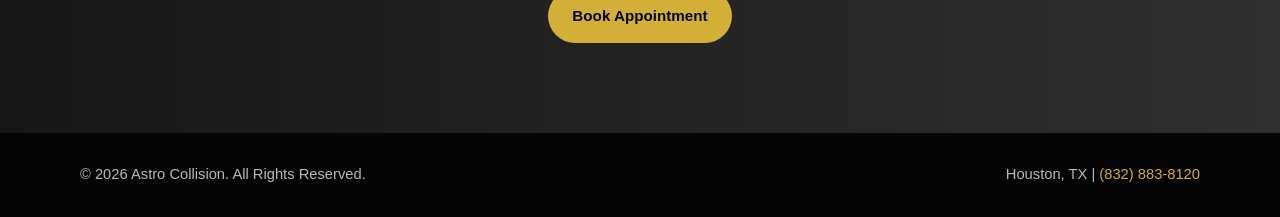
<file: suspension-repair.html>
<!DOCTYPE html>
    <html lang="en">
    <head>
    <meta charset="UTF-8" />
    <meta name="viewport" content="width=device-width, initial-scale=1.0" />

    <title>Suspension Repair | Astro Collision</title>

    <meta 
        name="description" 
        content="Professional suspension repair in Houston by Astro Collision. Schedule service for shocks, struts, ball joints, steering issues, uneven tire wear, and suspension damage."
    />

    <link rel="stylesheet" href="astro-pages.css" />
    </head>

    <body>

    <header class="site-header">
    <div class="container header-content">
        <a href="/" class="logo">Astro Collision</a>

        <nav class="desktop-nav">
        <a href="index.html">Home</a>
        <a href="estimate.html">Estimate</a>
        <a href="suspension-repair.html">Suspension Repair</a>
        <a href="contact.html">Contact</a>
        </nav>

        <a href="tel:+18328838120" class="header-call">Call Now</a>

        <!-- Mobile menu button -->
        <button class="menu-toggle" id="menuToggle" aria-label="Open menu">
        <span></span>
        <span></span>
        <span></span>
        </button>
    </div>

    <!-- Mobile dropdown menu -->
    <nav class="mobile-nav" id="mobileNav">
        <a href="/">Home</a>
        <a href="estimate.html">Estimate</a>
        <a href="suspension-repair.html">Suspension Repair</a>
        <a href="contact.html">Contact</a>
        <a href="tel:+18328838120" class="mobile-call">Call Now</a>
    </nav>
    </header>

    <main>

        <section class="page-hero suspension-bg">
        <div class="container page-hero-grid">
            <div>
            <p class="eyebrow">Suspension Repair</p>
            <h1>Suspension Repair in Houston</h1>
            <p>
                If your car is shaking, bouncing, pulling to one side, making clunking noises, 
                or wearing tires unevenly, it may need suspension service.
            </p>

            <div class="hero-actions">
                <a href="#suspension-form" class="btn btn-primary">Book Suspension Inspection</a>
                <a href="tel:+18328838120" class="btn btn-secondary">Call (832) 883-8120</a>
            </div>
            </div>

            <div class="form-card" id="suspension-form">
            <h2>Book Suspension Service</h2>
            <p>Tell us what your vehicle is doing and we’ll contact you.</p>

            <form>
                <label for="name">Full Name</label>
                <input type="text" id="name" placeholder="Your full name" required>

                <label for="phone">Phone Number</label>
                <input type="tel" id="phone" placeholder="(832) 000-0000" required>

                <label for="vehicle">Vehicle Year, Make & Model</label>
                <input type="text" id="vehicle" placeholder="2020 Ford F-150" required>

                <label for="problem">Suspension Problem</label>
                <textarea id="problem" rows="4" placeholder="Example: car pulls to one side, clunking noise, bouncing, vibration..."></textarea>

                <button type="submit" class="btn btn-primary full-btn">Request Appointment</button>
            </form>
            </div>
        </div>
        </section>

        <section class="section light-section">
        <div class="container">
            <div class="section-heading">
            <p class="eyebrow">Warning signs</p>
            <h2>Signs You Need Suspension Repair</h2>
            <p>
                Suspension problems are not just uncomfortable. They can affect safety, steering, braking, and tire wear.
            </p>
            </div>

            <div class="cards-grid">
            <article class="info-card">
                <h3>Car Bounces Too Much</h3>
                <p>If your vehicle keeps bouncing after bumps, your shocks or struts may be worn out.</p>
            </article>

            <article class="info-card">
                <h3>Clunking Noises</h3>
                <p>Knocking or clunking sounds can come from damaged suspension components.</p>
            </article>

            <article class="info-card">
                <h3>Uneven Tire Wear</h3>
                <p>Bad suspension can cause your tires to wear unevenly and reduce tire life.</p>
            </article>

            <article class="info-card">
                <h3>Vehicle Pulls</h3>
                <p>If the vehicle pulls left or right, it may need inspection, alignment, or suspension repair.</p>
            </article>

            <article class="info-card">
                <h3>Loose Steering</h3>
                <p>Unstable steering can be a sign of worn parts or suspension damage.</p>
            </article>

            <article class="info-card">
                <h3>Front End Dips</h3>
                <p>If the front dips when braking, shocks or struts may need attention.</p>
            </article>
            </div>
        </div>
        </section>

        <section class="section dark-section">
        <div class="container split-grid">
            <div>
            <p class="eyebrow">Our services</p>
            <h2>Suspension Services We Offer</h2>
            <p>
                Astro Collision can help inspect and repair suspension issues so your vehicle feels stable, safe, and controlled again.
            </p>
            </div>

            <div class="service-list">
            <div>Suspension inspection</div>
            <div>Shock replacement</div>
            <div>Strut replacement</div>
            <div>Ball joint replacement</div>
            <div>Sway bar service</div>
            <div>Wheel and tire-related issues</div>
            </div>
        </div>
        </section>

        <section class="section process-section">
        <div class="container">
            <div class="section-heading">
            <p class="eyebrow">Simple process</p>
            <h2>How It Works</h2>
            </div>

            <div class="steps-grid">
            <div class="step-card">
                <span>01</span>
                <h3>Schedule</h3>
                <p>Call or submit your vehicle information online.</p>
            </div>

            <div class="step-card">
                <span>02</span>
                <h3>Inspect</h3>
                <p>We inspect the suspension and explain the issue clearly.</p>
            </div>

            <div class="step-card">
                <span>03</span>
                <h3>Repair</h3>
                <p>You approve the repair and we help get your vehicle ready.</p>
            </div>
            </div>
        </div>
        </section>

        <section class="final-cta">
        <div class="container">
            <h2>Need Suspension Repair?</h2>
            <p>Do not ignore suspension problems. Schedule your inspection with Astro Collision today.</p>
            <a href="#suspension-form" class="btn btn-primary">Book Appointment</a>
        </div>
        </section>

    </main>

    <footer class="site-footer">
        <div class="container footer-content">
        <p>© 2026 Astro Collision. All Rights Reserved.</p>
        <p>Houston, TX | <a href="tel:+18328838120">(832) 883-8120</a></p>
        </div>
    </footer>

    <div class="mobile-sticky-cta">
        <a href="tel:+18328838120">Call Now</a>
        <a href="#suspension-form">Book</a>
    </div>
        <script>
    const menuToggle = document.getElementById("menuToggle");
    const mobileNav = document.getElementById("mobileNav");

    menuToggle.addEventListener("click", () => {
        menuToggle.classList.toggle("active");
        mobileNav.classList.toggle("active");
    });
        </script>
    </body>
    </html>
</file>
<file: style.css>
:root {
    --dark: #0b0b0d;
    --dark-soft: #151518;
    --black: #050505;
    --gold: #d4af37;
    --gold-light: #f1d77a;
    --white: #ffffff;
    --gray: #f5f5f5;
    --text: #222222;
    --muted: #666666;
    --border: rgba(255, 255, 255, 0.12);
    --shadow: 0 24px 70px rgba(0, 0, 0, 0.18);
    --radius: 22px;
    }

    * {
    box-sizing: border-box;
    margin: 0;
    padding: 0;
    }

    html {
    scroll-behavior: smooth;
    }

    body {
    font-family: Arial, Helvetica, sans-serif;
    background: var(--white);
    color: var(--text);
    line-height: 1.6;
    }

    img {
    max-width: 100%;
    display: block;
    }

    a {
    text-decoration: none;
    color: inherit;
    }

    .container {
    width: min(1120px, 92%);
    margin: 0 auto;
    }

    /* HEADER */

    .site-header {
    background: rgba(5, 5, 5, 0.96);
    color: var(--white);
    position: sticky;
    top: 0;
    z-index: 1000;
    border-bottom: 1px solid var(--border);
    }

    .header-content {
    min-height: 78px;
    display: flex;
    align-items: center;
    justify-content: space-between;
    gap: 24px;
    }

    .logo {
    font-size: 1.35rem;
    font-weight: 800;
    color: var(--gold);
    letter-spacing: 0.5px;
    }

    .desktop-nav {
    display: flex;
    align-items: center;
    gap: 24px;
    }

    .desktop-nav a {
    color: rgba(255, 255, 255, 0.82);
    font-size: 0.95rem;
    transition: 0.2s ease;
    }

    .desktop-nav a:hover {
    color: var(--gold);
    }

    .header-call {
    background: var(--gold);
    color: var(--black);
    padding: 12px 18px;
    border-radius: 999px;
    font-weight: 800;
    }

    /* BUTTONS */

    .btn {
    display: inline-flex;
    align-items: center;
    justify-content: center;
    padding: 15px 24px;
    border-radius: 999px;
    font-weight: 800;
    transition: 0.25s ease;
    cursor: pointer;
    border: none;
    font-size: 0.95rem;
    }

    .btn-primary {
    background: var(--gold);
    color: var(--black);
    }

    .btn-primary:hover {
    background: var(--gold-light);
    transform: translateY(-2px);
    }

    .btn-secondary {
    background: transparent;
    color: var(--white);
    border: 1px solid rgba(255, 255, 255, 0.25);
    }

    .btn-secondary:hover {
    border-color: var(--gold);
    color: var(--gold);
    }

    .btn-light {
    background: var(--white);
    color: var(--black);
    }

    .btn-light:hover {
    transform: translateY(-2px);
    }

    /* HERO */

    .hero {
    background:
        linear-gradient(90deg, rgba(5, 5, 5, 0.94), rgba(5, 5, 5, 0.72)),
        url("https://images.unsplash.com/photo-1605559424843-9e4c228bf1c2?auto=format&fit=crop&w=1600&q=80");
    background-size: cover;
    background-position: center;
    color: var(--white);
    padding: 90px 0;
    }

    .hero-grid {
    display: grid;
    grid-template-columns: 1.1fr 0.9fr;
    gap: 44px;
    align-items: center;
    }

    .eyebrow {
    color: var(--gold);
    font-weight: 900;
    text-transform: uppercase;
    letter-spacing: 1.6px;
    font-size: 0.82rem;
    margin-bottom: 12px;
    }

    .hero h1 {
    font-size: clamp(2.5rem, 6vw, 5rem);
    line-height: 0.98;
    max-width: 760px;
    margin-bottom: 24px;
    }

    .hero-text {
    color: rgba(255, 255, 255, 0.82);
    font-size: 1.12rem;
    max-width: 650px;
    margin-bottom: 30px;
    }

    .hero-actions {
    display: flex;
    flex-wrap: wrap;
    gap: 14px;
    margin-bottom: 34px;
    }

    .hero-actions.center {
    justify-content: center;
    }

    .trust-row {
    display: grid;
    grid-template-columns: repeat(3, 1fr);
    gap: 14px;
    max-width: 680px;
    }

    .trust-row div {
    background: rgba(255, 255, 255, 0.08);
    border: 1px solid var(--border);
    padding: 18px;
    border-radius: 18px;
    backdrop-filter: blur(8px);
    }

    .trust-row strong {
    display: block;
    color: var(--white);
    font-size: 1rem;
    }

    .trust-row span {
    color: rgba(255, 255, 255, 0.68);
    font-size: 0.86rem;
    }

    /* APPOINTMENT CARD */

    .appointment-card {
    background: var(--white);
    color: var(--text);
    padding: 30px;
    border-radius: var(--radius);
    box-shadow: var(--shadow);
    }

    .appointment-card h2 {
    font-size: 1.7rem;
    margin-bottom: 6px;
    color: var(--black);
    }

    .appointment-card > p {
    color: var(--muted);
    margin-bottom: 22px;
    }

    .booking-form {
    display: grid;
    gap: 12px;
    }

    .booking-form label {
    font-weight: 800;
    font-size: 0.9rem;
    }

    .booking-form input,
    .booking-form textarea {
    width: 100%;
    border: 1px solid #dddddd;
    border-radius: 14px;
    padding: 14px 15px;
    font: inherit;
    outline: none;
    background: #fafafa;
    }

    .booking-form input:focus,
    .booking-form textarea:focus {
    border-color: var(--gold);
    background: var(--white);
    box-shadow: 0 0 0 4px rgba(212, 175, 55, 0.16);
    }

    .form-btn {
    width: 100%;
    margin-top: 6px;
    }

    .form-note {
    text-align: center;
    font-size: 0.92rem;
    margin-top: 16px;
    }

    .form-note a {
    color: var(--black);
    font-weight: 900;
    border-bottom: 2px solid var(--gold);
    }

    /* SECTIONS */

    .section {
    padding: 86px 0;
    }

    .section-heading {
    text-align: center;
    max-width: 760px;
    margin: 0 auto 44px;
    }

    .section-heading h2 {
    font-size: clamp(2rem, 4vw, 3.2rem);
    line-height: 1.05;
    margin-bottom: 16px;
    color: var(--black);
    }

    .section-heading p {
    color: var(--muted);
    font-size: 1.05rem;
    }

    /* SIGNS */

    .signs {
    background: var(--gray);
    }

    .signs-grid {
    display: grid;
    grid-template-columns: repeat(3, 1fr);
    gap: 18px;
    }

    .sign-card {
    background: var(--white);
    padding: 24px;
    border-radius: 18px;
    font-weight: 800;
    box-shadow: 0 12px 30px rgba(0, 0, 0, 0.06);
    border-left: 5px solid var(--gold);
    }

    /* SERVICES */

    .services-grid {
    display: grid;
    grid-template-columns: repeat(3, 1fr);
    gap: 22px;
    }

    .service-card {
    background: var(--white);
    border: 1px solid #eeeeee;
    border-radius: var(--radius);
    padding: 28px;
    box-shadow: 0 18px 45px rgba(0, 0, 0, 0.06);
    transition: 0.25s ease;
    }

    .service-card:hover {
    transform: translateY(-6px);
    border-color: rgba(212, 175, 55, 0.5);
    }

    .service-card h3 {
    color: var(--black);
    font-size: 1.28rem;
    margin-bottom: 12px;
    }

    .service-card p {
    color: var(--muted);
    }

    /* INSURANCE */

    .insurance {
    background: var(--dark);
    color: var(--white);
    }

    .insurance-grid {
    display: grid;
    grid-template-columns: 1fr 0.8fr;
    gap: 40px;
    align-items: center;
    }

    .insurance h2 {
    font-size: clamp(2rem, 4vw, 3.2rem);
    line-height: 1.05;
    margin-bottom: 18px;
    }

    .insurance p {
    color: rgba(255, 255, 255, 0.75);
    font-size: 1.05rem;
    }

    .insurance-box {
    background: rgba(255, 255, 255, 0.07);
    border: 1px solid var(--border);
    border-radius: var(--radius);
    padding: 30px;
    }

    .insurance-box h3 {
    margin-bottom: 16px;
    }

    .insurance-box ul {
    list-style: none;
    display: grid;
    gap: 12px;
    margin-bottom: 24px;
    }

    .insurance-box li {
    position: relative;
    padding-left: 26px;
    color: rgba(255, 255, 255, 0.82);
    }

    .insurance-box li::before {
    content: "✓";
    position: absolute;
    left: 0;
    color: var(--gold);
    font-weight: 900;
    }

    /* PROCESS */

    .process {
    background: var(--gray);
    }

    .process-grid {
    display: grid;
    grid-template-columns: repeat(3, 1fr);
    gap: 22px;
    }

    .process-step {
    background: var(--white);
    padding: 30px;
    border-radius: var(--radius);
    box-shadow: 0 18px 45px rgba(0, 0, 0, 0.06);
    }

    .process-step span {
    display: inline-flex;
    width: 46px;
    height: 46px;
    align-items: center;
    justify-content: center;
    border-radius: 50%;
    background: var(--gold);
    color: var(--black);
    font-weight: 900;
    margin-bottom: 18px;
    }

    .process-step h3 {
    margin-bottom: 10px;
    color: var(--black);
    }

    .process-step p {
    color: var(--muted);
    }

    /* FAQ */

    .faq-container {
    max-width: 860px;
    }

    details {
    background: var(--white);
    border: 1px solid #e8e8e8;
    border-radius: 16px;
    padding: 20px 22px;
    margin-bottom: 14px;
    box-shadow: 0 14px 35px rgba(0, 0, 0, 0.04);
    }

    summary {
    cursor: pointer;
    font-weight: 900;
    color: var(--black);
    }

    details p {
    color: var(--muted);
    margin-top: 12px;
    }

    /* FINAL CTA */

    .final-cta {
    background:
        linear-gradient(90deg, rgba(5, 5, 5, 0.93), rgba(5, 5, 5, 0.83)),
        url("https://images.unsplash.com/photo-1492144534655-ae79c964c9d7?auto=format&fit=crop&w=1600&q=80");
    background-size: cover;
    background-position: center;
    color: var(--white);
    padding: 90px 0;
    text-align: center;
    }

    .final-cta h2 {
    font-size: clamp(2rem, 5vw, 4rem);
    line-height: 1.05;
    margin-bottom: 16px;
    }

    .final-cta p {
    color: rgba(255, 255, 255, 0.78);
    max-width: 680px;
    margin: 0 auto 28px;
    font-size: 1.08rem;
    }

    /* FOOTER */

    .site-footer {
    background: var(--black);
    color: rgba(255, 255, 255, 0.72);
    padding: 30px 0;
    }

    .footer-content {
    display: flex;
    justify-content: space-between;
    gap: 18px;
    flex-wrap: wrap;
    font-size: 0.92rem;
    }

    .footer-content a {
    color: var(--gold);
    }

    /* MOBILE STICKY CTA */

    .mobile-sticky-cta {
    display: none;
    }

    /* RESPONSIVE */

    @media (max-width: 960px) {
    .desktop-nav {
        display: none;
    }

    .hero-grid,
    .insurance-grid {
        grid-template-columns: 1fr;
    }

    .appointment-card {
        max-width: 640px;
    }

    .services-grid,
    .signs-grid,
    .process-grid {
        grid-template-columns: repeat(2, 1fr);
    }

    .trust-row {
        grid-template-columns: 1fr;
    }
    }

    @media (max-width: 640px) {
    .header-content {
        min-height: 68px;
    }

    .header-call {
        display: none;
    }

    .hero {
        padding: 64px 0 40px;
    }

    .hero h1 {
        font-size: 2.45rem;
    }

    .hero-actions {
        flex-direction: column;
    }

    .btn {
        width: 100%;
    }

    .appointment-card {
        padding: 24px;
    }

    .section {
        padding: 64px 0;
    }

    .services-grid,
    .signs-grid,
    .process-grid {
        grid-template-columns: 1fr;
    }

    .footer-content {
        flex-direction: column;
        text-align: center;
    }

    .mobile-sticky-cta {
        position: fixed;
        bottom: 0;
        left: 0;
        right: 0;
        display: grid;
        grid-template-columns: 1fr 1fr;
        z-index: 2000;
        box-shadow: 0 -10px 30px rgba(0, 0, 0, 0.2);
    }

    .mobile-sticky-cta a {
        padding: 15px 10px;
        text-align: center;
        font-weight: 900;
    }

    .mobile-sticky-cta a:first-child {
        background: var(--black);
        color: var(--white);
    }

    .mobile-sticky-cta a:last-child {
        background: var(--gold);
        color: var(--black);
    }

    body {
        padding-bottom: 56px;
    }
    }
</file>
<file: astro-pages.css>
:root {
    --black: #050505;
    --dark: #0b0b0d;
    --dark-soft: #151518;
    --gold: #d4af37;
    --gold-light: #f1d77a;
    --white: #ffffff;
    --gray: #f5f5f5;
    --text: #222222;
    --muted: #666666;
    --border: rgba(255, 255, 255, 0.14);
    --shadow: 0 24px 70px rgba(0, 0, 0, 0.18);
    --radius: 22px;
    }

    * {
    box-sizing: border-box;
    margin: 0;
    padding: 0;
    }

    html {
    scroll-behavior: smooth;
    }

    body {
    font-family: Arial, Helvetica, sans-serif;
    background: var(--white);
    color: var(--text);
    line-height: 1.6;
    }

    a {
    text-decoration: none;
    color: inherit;
    }

    button,
    input,
    textarea,
    select {
    font: inherit;
    }

    .container {
    width: min(1120px, 92%);
    margin: 0 auto;
    }

    /* HEADER */

    .site-header {
    background: rgba(5, 5, 5, 0.96);
    color: var(--white);
    position: sticky;
    top: 0;
    z-index: 1000;
    border-bottom: 1px solid var(--border);
    }

    .header-content {
    min-height: 78px;
    display: flex;
    align-items: center;
    justify-content: space-between;
    gap: 24px;
    }

    .logo {
    font-size: 1.35rem;
    font-weight: 900;
    color: var(--gold);
    letter-spacing: 0.4px;
    }

    .desktop-nav {
    display: flex;
    align-items: center;
    gap: 24px;
    }

    .desktop-nav a {
    color: rgba(255, 255, 255, 0.82);
    font-size: 0.95rem;
    transition: 0.2s ease;
    }

    .desktop-nav a:hover {
    color: var(--gold);
    }

    .header-call {
    background: var(--gold);
    color: var(--black);
    padding: 12px 18px;
    border-radius: 999px;
    font-weight: 900;
    }

    /* MOBILE DROPDOWN MENU */

.menu-toggle {
    display: none;
    width: 44px;
    height: 44px;
    border: 1px solid rgba(255, 255, 255, 0.18);
    background: rgba(255, 255, 255, 0.06);
    border-radius: 12px;
    cursor: pointer;
    position: relative;
    }

    .menu-toggle span {
    display: block;
    width: 22px;
    height: 2px;
    background: var(--gold);
    margin: 5px auto;
    border-radius: 10px;
    transition: 0.3s ease;
    }

    .mobile-nav {
    display: none;
    background: var(--black);
    border-top: 1px solid rgba(255, 255, 255, 0.12);
    padding: 18px 4%;
    }

    .mobile-nav a {
    display: block;
    color: var(--white);
    padding: 15px 0;
    font-weight: 800;
    border-bottom: 1px solid rgba(255, 255, 255, 0.08);
    }

    .mobile-nav a:hover {
    color: var(--gold);
    }

    .mobile-nav .mobile-call {
    margin-top: 14px;
    background: var(--gold);
    color: var(--black);
    text-align: center;
    border-radius: 999px;
    border-bottom: none;
    padding: 14px;
    }

    .mobile-nav.active {
    display: block;
    animation: dropdown 0.28s ease;
    }

    .menu-toggle.active span:nth-child(1) {
    transform: translateY(7px) rotate(45deg);
    }

    .menu-toggle.active span:nth-child(2) {
    opacity: 0;
    }

    .menu-toggle.active span:nth-child(3) {
    transform: translateY(-7px) rotate(-45deg);
    }

    @keyframes dropdown {
    from {
        opacity: 0;
        transform: translateY(-8px);
    }

    to {
        opacity: 1;
        transform: translateY(0);
    }
    }

    @media (max-width: 960px) {
    .desktop-nav,
    .header-call {
        display: none;
    }

    .menu-toggle {
        display: block;
    }

    .header-content {
        min-height: 70px;
    }
}

    /* BUTTONS */

    .btn {
    display: inline-flex;
    justify-content: center;
    align-items: center;
    padding: 15px 24px;
    border-radius: 999px;
    font-weight: 900;
    transition: 0.25s ease;
    cursor: pointer;
    border: none;
    font-size: 0.95rem;
    }

    .btn-primary {
    background: var(--gold);
    color: var(--black);
    }

    .btn-primary:hover {
    background: var(--gold-light);
    transform: translateY(-2px);
    }

    .btn-secondary {
    background: transparent;
    color: var(--white);
    border: 1px solid rgba(255, 255, 255, 0.28);
    }

    .btn-secondary:hover {
    border-color: var(--gold);
    color: var(--gold);
    }

    .full-btn {
    width: 100%;
    margin-top: 8px;
    }

    /* HERO */

    .page-hero {
    background:
        linear-gradient(90deg, rgba(5, 5, 5, 0.94), rgba(5, 5, 5, 0.72)),
        url("https://images.unsplash.com/photo-1605559424843-9e4c228bf1c2?auto=format&fit=crop&w=1600&q=80");
    background-size: cover;
    background-position: center;
    color: var(--white);
    padding: 90px 0;
    }

    .suspension-bg {
    background:
        linear-gradient(90deg, rgba(5, 5, 5, 0.94), rgba(5, 5, 5, 0.72)),
        url("https://images.unsplash.com/photo-1486262715619-67b85e0b08d3?auto=format&fit=crop&w=1600&q=80");
    background-size: cover;
    background-position: center;
    }

    .contact-bg {
    background:
        linear-gradient(90deg, rgba(5, 5, 5, 0.94), rgba(5, 5, 5, 0.72)),
        url("https://images.unsplash.com/photo-1493238792000-8113da705763?auto=format&fit=crop&w=1600&q=80");
    background-size: cover;
    background-position: center;
    }

    .page-hero-grid {
    display: grid;
    grid-template-columns: 1.1fr 0.9fr;
    gap: 44px;
    align-items: center;
    }

    .eyebrow {
    color: var(--gold);
    font-weight: 900;
    text-transform: uppercase;
    letter-spacing: 1.6px;
    font-size: 0.82rem;
    margin-bottom: 12px;
    }

    .page-hero h1 {
    font-size: clamp(2.5rem, 6vw, 5rem);
    line-height: 0.98;
    max-width: 760px;
    margin-bottom: 24px;
    }

    .page-hero p {
    color: rgba(255, 255, 255, 0.82);
    font-size: 1.12rem;
    max-width: 650px;
    margin-bottom: 30px;
    }

    .hero-actions {
    display: flex;
    flex-wrap: wrap;
    gap: 14px;
    }

    /* FORM CARD */

    .form-card,
    .contact-info-card {
    background: var(--white);
    color: var(--text);
    padding: 30px;
    border-radius: var(--radius);
    box-shadow: var(--shadow);
    }

    .form-card h2,
    .contact-info-card h2 {
    font-size: 1.7rem;
    margin-bottom: 6px;
    color: var(--black);
    }

    .form-card p {
    color: var(--muted);
    margin-bottom: 22px;
    }

    form {
    display: grid;
    gap: 12px;
    }

    label {
    font-weight: 900;
    font-size: 0.9rem;
    color: var(--black);
    }

    input,
    textarea,
    select {
    width: 100%;
    border: 1px solid #dddddd;
    border-radius: 14px;
    padding: 14px 15px;
    outline: none;
    background: #fafafa;
    color: var(--text);
    }

    input:focus,
    textarea:focus,
    select:focus {
    border-color: var(--gold);
    background: var(--white);
    box-shadow: 0 0 0 4px rgba(212, 175, 55, 0.16);
    }

    /* SECTIONS */

    .section {
    padding: 86px 0;
    }

    .light-section {
    background: var(--gray);
    }

    .dark-section {
    background: var(--dark);
    color: var(--white);
    }

    .section-heading {
    text-align: center;
    max-width: 760px;
    margin: 0 auto 44px;
    }

    .section-heading h2 {
    font-size: clamp(2rem, 4vw, 3.2rem);
    line-height: 1.05;
    margin-bottom: 16px;
    color: var(--black);
    }

    .section-heading p {
    color: var(--muted);
    font-size: 1.05rem;
    }

    .dark-section h2 {
    font-size: clamp(2rem, 4vw, 3.2rem);
    line-height: 1.05;
    margin-bottom: 18px;
    }

    .dark-section p {
    color: rgba(255, 255, 255, 0.75);
    }

    /* CARDS */

    .cards-grid {
    display: grid;
    grid-template-columns: repeat(3, 1fr);
    gap: 22px;
    }

    .info-card {
    background: var(--white);
    border: 1px solid #eeeeee;
    border-radius: var(--radius);
    padding: 28px;
    box-shadow: 0 18px 45px rgba(0, 0, 0, 0.06);
    transition: 0.25s ease;
    border-left: 5px solid var(--gold);
    }

    .info-card:hover {
    transform: translateY(-6px);
    }

    .info-card h3 {
    color: var(--black);
    font-size: 1.28rem;
    margin-bottom: 12px;
    }

    .info-card p {
    color: var(--muted);
    }

    /* SPLIT */

    .split-grid {
    display: grid;
    grid-template-columns: 1fr 0.9fr;
    gap: 40px;
    align-items: center;
    }

    .service-list {
    display: grid;
    gap: 14px;
    }

    .service-list div {
    background: rgba(255, 255, 255, 0.08);
    border: 1px solid var(--border);
    border-radius: 16px;
    padding: 18px;
    font-weight: 900;
    color: rgba(255, 255, 255, 0.9);
    }

    /* STEPS */

    .process-section {
    background: var(--white);
    }

    .steps-grid {
    display: grid;
    grid-template-columns: repeat(3, 1fr);
    gap: 22px;
    }

    .step-card {
    background: var(--white);
    padding: 30px;
    border-radius: var(--radius);
    box-shadow: 0 18px 45px rgba(0, 0, 0, 0.06);
    border: 1px solid #eeeeee;
    }

    .step-card span {
    display: inline-flex;
    width: 46px;
    height: 46px;
    align-items: center;
    justify-content: center;
    border-radius: 50%;
    background: var(--gold);
    color: var(--black);
    font-weight: 900;
    margin-bottom: 18px;
    }

    .step-card h3 {
    color: var(--black);
    margin-bottom: 10px;
    }

    .step-card p {
    color: var(--muted);
    }

    /* CONTACT */

    .contact-grid {
    display: grid;
    grid-template-columns: 0.9fr 1fr;
    gap: 44px;
    align-items: center;
    }

    .contact-item {
    border-bottom: 1px solid #eeeeee;
    padding: 18px 0;
    }

    .contact-item:last-child {
    border-bottom: none;
    }

    .contact-item strong {
    display: block;
    color: var(--black);
    margin-bottom: 5px;
    }

    .contact-item a {
    color: var(--gold);
    font-weight: 900;
    }

    .contact-item p {
    color: var(--muted);
    }

    .content-title {
    font-size: clamp(2rem, 4vw, 3.2rem);
    line-height: 1.05;
    color: var(--black);
    margin-bottom: 18px;
    }

    .content-text {
    color: var(--muted);
    font-size: 1.05rem;
    margin-bottom: 24px;
    }

    .mini-list {
    display: grid;
    gap: 14px;
    }

    .mini-list div {
    background: var(--white);
    padding: 18px;
    border-radius: 16px;
    border-left: 5px solid var(--gold);
    font-weight: 900;
    box-shadow: 0 14px 35px rgba(0, 0, 0, 0.06);
    }

    /* FINAL CTA */

    .final-cta {
    background:
        linear-gradient(90deg, rgba(5, 5, 5, 0.93), rgba(5, 5, 5, 0.83)),
        url("https://images.unsplash.com/photo-1492144534655-ae79c964c9d7?auto=format&fit=crop&w=1600&q=80");
    background-size: cover;
    background-position: center;
    color: var(--white);
    padding: 90px 0;
    text-align: center;
    }

    .final-cta h2 {
    font-size: clamp(2rem, 5vw, 4rem);
    line-height: 1.05;
    margin-bottom: 16px;
    }

    .final-cta p {
    color: rgba(255, 255, 255, 0.78);
    max-width: 680px;
    margin: 0 auto 28px;
    font-size: 1.08rem;
    }

    /* FOOTER */

    .site-footer {
    background: var(--black);
    color: rgba(255, 255, 255, 0.72);
    padding: 30px 0;
    }

    .footer-content {
    display: flex;
    justify-content: space-between;
    gap: 18px;
    flex-wrap: wrap;
    font-size: 0.92rem;
    }

    .footer-content a {
    color: var(--gold);
    }

    /* MOBILE STICKY CTA */

    .mobile-sticky-cta {
    display: none;
    }

    /* RESPONSIVE */

    @media (max-width: 960px) {
    .desktop-nav {
        display: none;
    }

    .page-hero-grid,
    .split-grid,
    .contact-grid {
        grid-template-columns: 1fr;
    }

    .cards-grid,
    .steps-grid {
        grid-template-columns: repeat(2, 1fr);
    }

    .form-card,
    .contact-info-card {
        max-width: 650px;
    }
    }

    @media (max-width: 640px) {
    body {
        padding-bottom: 56px;
    }

    .header-content {
        min-height: 68px;
    }

    .header-call {
        display: none;
    }

    .page-hero {
        padding: 64px 0 42px;
    }

    .page-hero h1 {
        font-size: 2.45rem;
    }

    .page-hero p {
        font-size: 1rem;
    }

    .hero-actions {
        flex-direction: column;
    }

    .btn {
        width: 100%;
    }

    .form-card,
    .contact-info-card {
        padding: 24px;
    }

    .section {
        padding: 64px 0;
    }

    .cards-grid,
    .steps-grid {
        grid-template-columns: 1fr;
    }

    .footer-content {
        flex-direction: column;
        text-align: center;
    }

    .mobile-sticky-cta {
        position: fixed;
        left: 0;
        right: 0;
        bottom: 0;
        display: grid;
        grid-template-columns: 1fr 1fr;
        z-index: 2000;
        box-shadow: 0 -10px 30px rgba(0, 0, 0, 0.25);
    }

    .mobile-sticky-cta a {
        padding: 15px 10px;
        text-align: center;
        font-weight: 900;
    }

    .mobile-sticky-cta a:first-child {
        background: var(--black);
        color: var(--white);
    }

    .mobile-sticky-cta a:last-child {
        background: var(--gold);
        color: var(--black);
    }
    }
</file>
